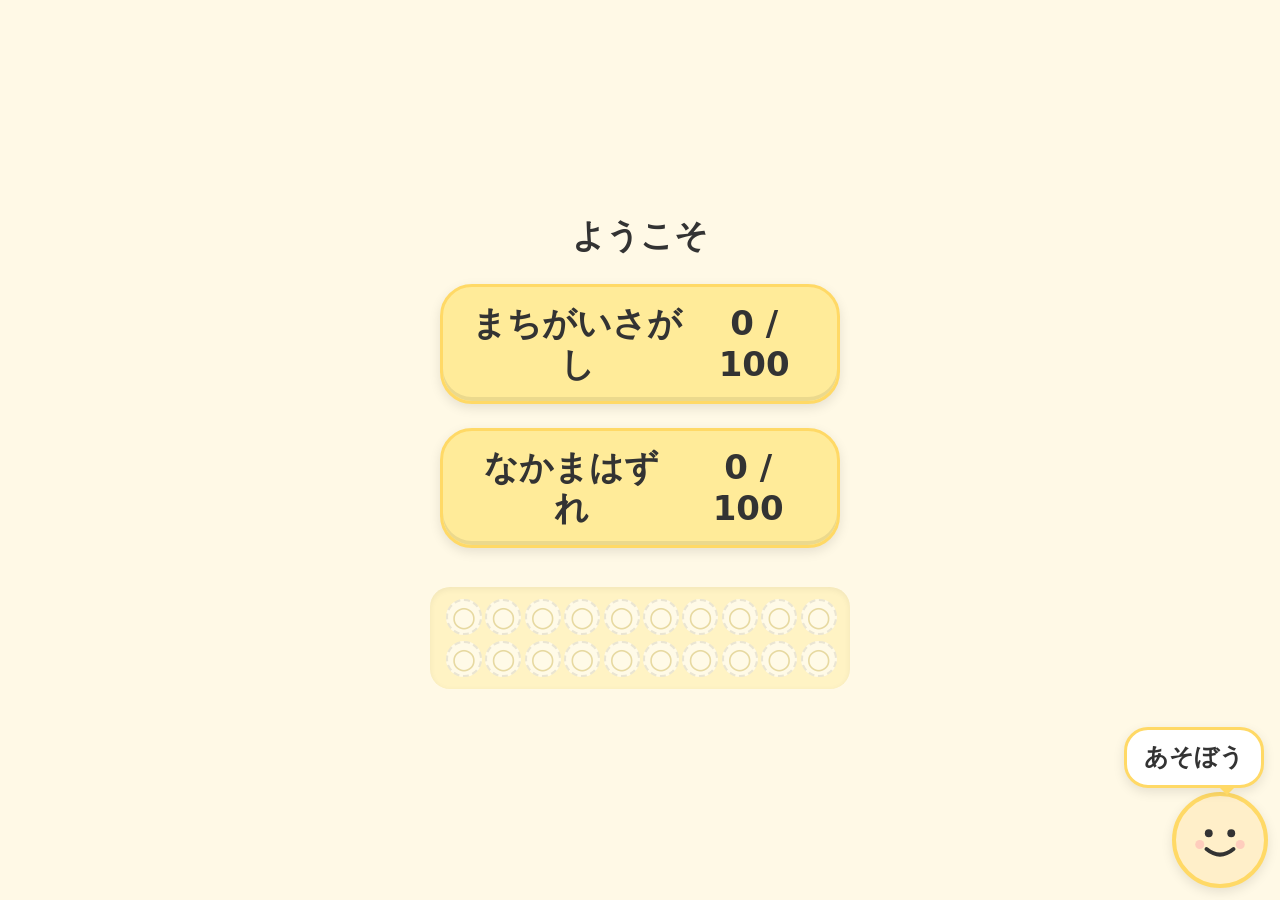
<file: index.html>
<!DOCTYPE html>
<html lang="ja">
<head>
<meta charset="UTF-8">
<meta name="viewport" content="width=device-width, initial-scale=1, minimum-scale=1, maximum-scale=1, viewport-fit=cover, user-scalable=no">
<meta name="apple-mobile-web-app-capable" content="yes">
<meta name="apple-mobile-web-app-status-bar-style" content="black-translucent">
<meta name="apple-mobile-web-app-title" content="まちがいさがし">
<meta name="theme-color" content="#FFEB99">
<link rel="manifest" href="manifest.json">
<link rel="apple-touch-icon" sizes="192x192" href="icons/icon-192.png">
<link rel="apple-touch-icon" sizes="512x512" href="icons/icon-512.png">
<link rel="stylesheet" href="styles.css">
<title>まちがいさがし</title>
<script src="app.js" defer></script>
</head>
<body>

<div id="app">

<section id="home" class="screen active" aria-labelledby="home-title">
  <h1 id="home-title">ようこそ</h1>
  <div class="mode-buttons">
    <button id="btn-mode-a" class="mode-button" type="button">
      <span class="mode-label">まちがいさがし</span>
      <span id="home-badge-a" class="mode-progress" data-mode="a" aria-live="polite">0 / 100</span>
    </button>
    <button id="btn-mode-b" class="mode-button" type="button">
      <span class="mode-label">なかまはずれ</span>
      <span id="home-badge-b" class="mode-progress" data-mode="b" aria-live="polite">0 / 100</span>
    </button>
  </div>
  <div id="sticker-card" class="sticker-card" aria-label="ごほうび シール"></div>
</section>

<section id="problem-a" class="screen" aria-labelledby="problem-a-title">
  <header class="problem-header">
    <button class="back-button" type="button" data-target="home" aria-label="もどる">もどる</button>
    <p class="progress-text" id="progress-a">もんだい 1 / 100</p>
    <p class="found-counter" id="found-a" aria-live="polite">みつけた 0 / 10</p>
  </header>
  <h2 id="problem-a-title" class="visually-hidden">まちがいさがし</h2>
  <div class="images-row">
    <div class="image-pane">
      <svg id="svg-a-left" xmlns="http://www.w3.org/2000/svg" viewBox="0 0 400 400" role="img" aria-label="ひだりのえ"></svg>
    </div>
    <div class="image-pane">
      <svg id="svg-a-right" xmlns="http://www.w3.org/2000/svg" viewBox="0 0 400 400" role="img" aria-label="みぎのえ"></svg>
    </div>
  </div>
</section>

<section id="problem-b" class="screen" aria-labelledby="problem-b-title">
  <header class="problem-header">
    <button class="back-button" type="button" data-target="home" aria-label="もどる">もどる</button>
    <p class="progress-text" id="progress-b">もんだい 1 / 100</p>
  </header>
  <h2 id="problem-b-title" class="visually-hidden">なかまはずれ</h2>
  <div class="images-grid">
    <div class="image-cell"><svg id="svg-b-0" xmlns="http://www.w3.org/2000/svg" viewBox="0 0 400 400" role="img" aria-label="1ばんめ"></svg></div>
    <div class="image-cell"><svg id="svg-b-1" xmlns="http://www.w3.org/2000/svg" viewBox="0 0 400 400" role="img" aria-label="2ばんめ"></svg></div>
    <div class="image-cell"><svg id="svg-b-2" xmlns="http://www.w3.org/2000/svg" viewBox="0 0 400 400" role="img" aria-label="3ばんめ"></svg></div>
    <div class="image-cell"><svg id="svg-b-3" xmlns="http://www.w3.org/2000/svg" viewBox="0 0 400 400" role="img" aria-label="4ばんめ"></svg></div>
    <div class="image-cell"><svg id="svg-b-4" xmlns="http://www.w3.org/2000/svg" viewBox="0 0 400 400" role="img" aria-label="5ばんめ"></svg></div>
  </div>
</section>

<section id="result" class="screen" aria-labelledby="result-title">
  <div class="result__card">
    <h2 id="result-title" class="result__title">クリア</h2>
    <div id="result-stars" class="result__stars" aria-label="ほし"></div>
    <div id="result-stamp" class="result__stamp" aria-hidden="true">よくできました</div>
    <p class="result__message">よく がんばったね</p>
    <div class="result__buttons">
      <button id="btn-result-next" class="primary-button" type="button">つぎへ</button>
      <button id="btn-result-home" class="secondary-button" type="button">ホームに もどる</button>
    </div>
  </div>
</section>

<section id="celebration" class="screen" aria-labelledby="celebration-title">
  <div class="celebration__confetti" id="celebration-confetti" aria-hidden="true"></div>
  <div class="celebration__sparkles" aria-hidden="true">
    <svg class="celebration__sparkle celebration__sparkle--1" viewBox="0 0 24 24"><path d="M12 2 L14 10 L22 12 L14 14 L12 22 L10 14 L2 12 L10 10 Z" fill="#FFD93D"/></svg>
    <svg class="celebration__sparkle celebration__sparkle--2" viewBox="0 0 24 24"><path d="M12 2 L14 10 L22 12 L14 14 L12 22 L10 14 L2 12 L10 10 Z" fill="#FF6B6B"/></svg>
    <svg class="celebration__sparkle celebration__sparkle--3" viewBox="0 0 24 24"><path d="M12 2 L14 10 L22 12 L14 14 L12 22 L10 14 L2 12 L10 10 Z" fill="#88C57B"/></svg>
    <svg class="celebration__sparkle celebration__sparkle--4" viewBox="0 0 24 24"><path d="M12 2 L14 10 L22 12 L14 14 L12 22 L10 14 L2 12 L10 10 Z" fill="#7ED0FF"/></svg>
  </div>
  <div class="celebration__inner">
    <h2 id="celebration-title" class="celebration__title">ぜんぶ できたね！</h2>
    <div class="celebration__stars" id="celebration-stars" aria-label="ほし">
      <span class="celebration__star">★</span>
      <span class="celebration__star">★</span>
      <span class="celebration__star">★</span>
    </div>
    <div class="celebration__mascot" id="celebration-mascot" aria-hidden="true">
      <svg viewBox="0 0 120 120" width="140" height="140">
        <circle cx="60" cy="60" r="54" fill="#FFEFC9" stroke="#FFD966" stroke-width="6"/>
        <circle cx="44" cy="54" r="6" fill="#333"/>
        <circle cx="76" cy="54" r="6" fill="#333"/>
        <path d="M42 74 Q60 90 78 74" stroke="#333" stroke-width="5" fill="none" stroke-linecap="round"/>
        <circle cx="32" cy="68" r="5" fill="#FF9AA2" opacity="0.7"/>
        <circle cx="88" cy="68" r="5" fill="#FF9AA2" opacity="0.7"/>
      </svg>
    </div>
    <p class="celebration__text">よく がんばりました</p>
    <div class="celebration__stamp-summary">
      <p class="celebration__stamp-label">あつめた スタンプ</p>
      <p class="celebration__stamp-count" id="celebration-stamp-count">0</p>
      <div class="celebration__sticker-board sticker-board" id="celebration-sticker-board"></div>
    </div>
    <div class="celebration__buttons">
      <button id="btn-regen" class="primary-button" type="button">あたらしい もんだいを つくる</button>
      <button class="secondary-button" type="button" data-target="home">ホームに もどる</button>
    </div>
  </div>
</section>

</div>

<div id="mascot" class="mascot" data-face="happy">
  <div id="mascot-bubble" class="mascot__bubble" aria-live="polite"></div>
  <svg class="mascot__face mascot__face--happy" viewBox="0 0 64 64" xmlns="http://www.w3.org/2000/svg" aria-hidden="true" focusable="false">
    <circle cx="22" cy="26" r="3.5" fill="#333"/>
    <circle cx="42" cy="26" r="3.5" fill="#333"/>
    <path d="M20 40 Q32 50 44 40" stroke="#333" stroke-width="3.5" stroke-linecap="round" fill="none"/>
    <circle cx="14" cy="36" r="4" fill="#FFB6B6" opacity="0.6"/>
    <circle cx="50" cy="36" r="4" fill="#FFB6B6" opacity="0.6"/>
  </svg>
  <svg class="mascot__face mascot__face--cheer" viewBox="0 0 64 64" xmlns="http://www.w3.org/2000/svg" aria-hidden="true" focusable="false">
    <path d="M16 24 Q22 18 28 24" stroke="#333" stroke-width="3.5" stroke-linecap="round" fill="none"/>
    <path d="M36 24 Q42 18 48 24" stroke="#333" stroke-width="3.5" stroke-linecap="round" fill="none"/>
    <path d="M18 38 Q32 54 46 38 Q32 46 18 38 Z" fill="#FF6B6B" stroke="#333" stroke-width="2.5" stroke-linejoin="round"/>
    <circle cx="14" cy="34" r="4" fill="#FFB6B6" opacity="0.6"/>
    <circle cx="50" cy="34" r="4" fill="#FFB6B6" opacity="0.6"/>
  </svg>
  <svg class="mascot__face mascot__face--think" viewBox="0 0 64 64" xmlns="http://www.w3.org/2000/svg" aria-hidden="true" focusable="false">
    <circle cx="22" cy="26" r="3" fill="#333"/>
    <circle cx="42" cy="26" r="3" fill="#333"/>
    <path d="M20 22 L28 24" stroke="#333" stroke-width="2.5" stroke-linecap="round" fill="none"/>
    <path d="M44 24 L36 22" stroke="#333" stroke-width="2.5" stroke-linecap="round" fill="none"/>
    <path d="M24 42 Q32 38 40 42" stroke="#333" stroke-width="3" stroke-linecap="round" fill="none"/>
  </svg>
</div>

</body>
</html>
</file>
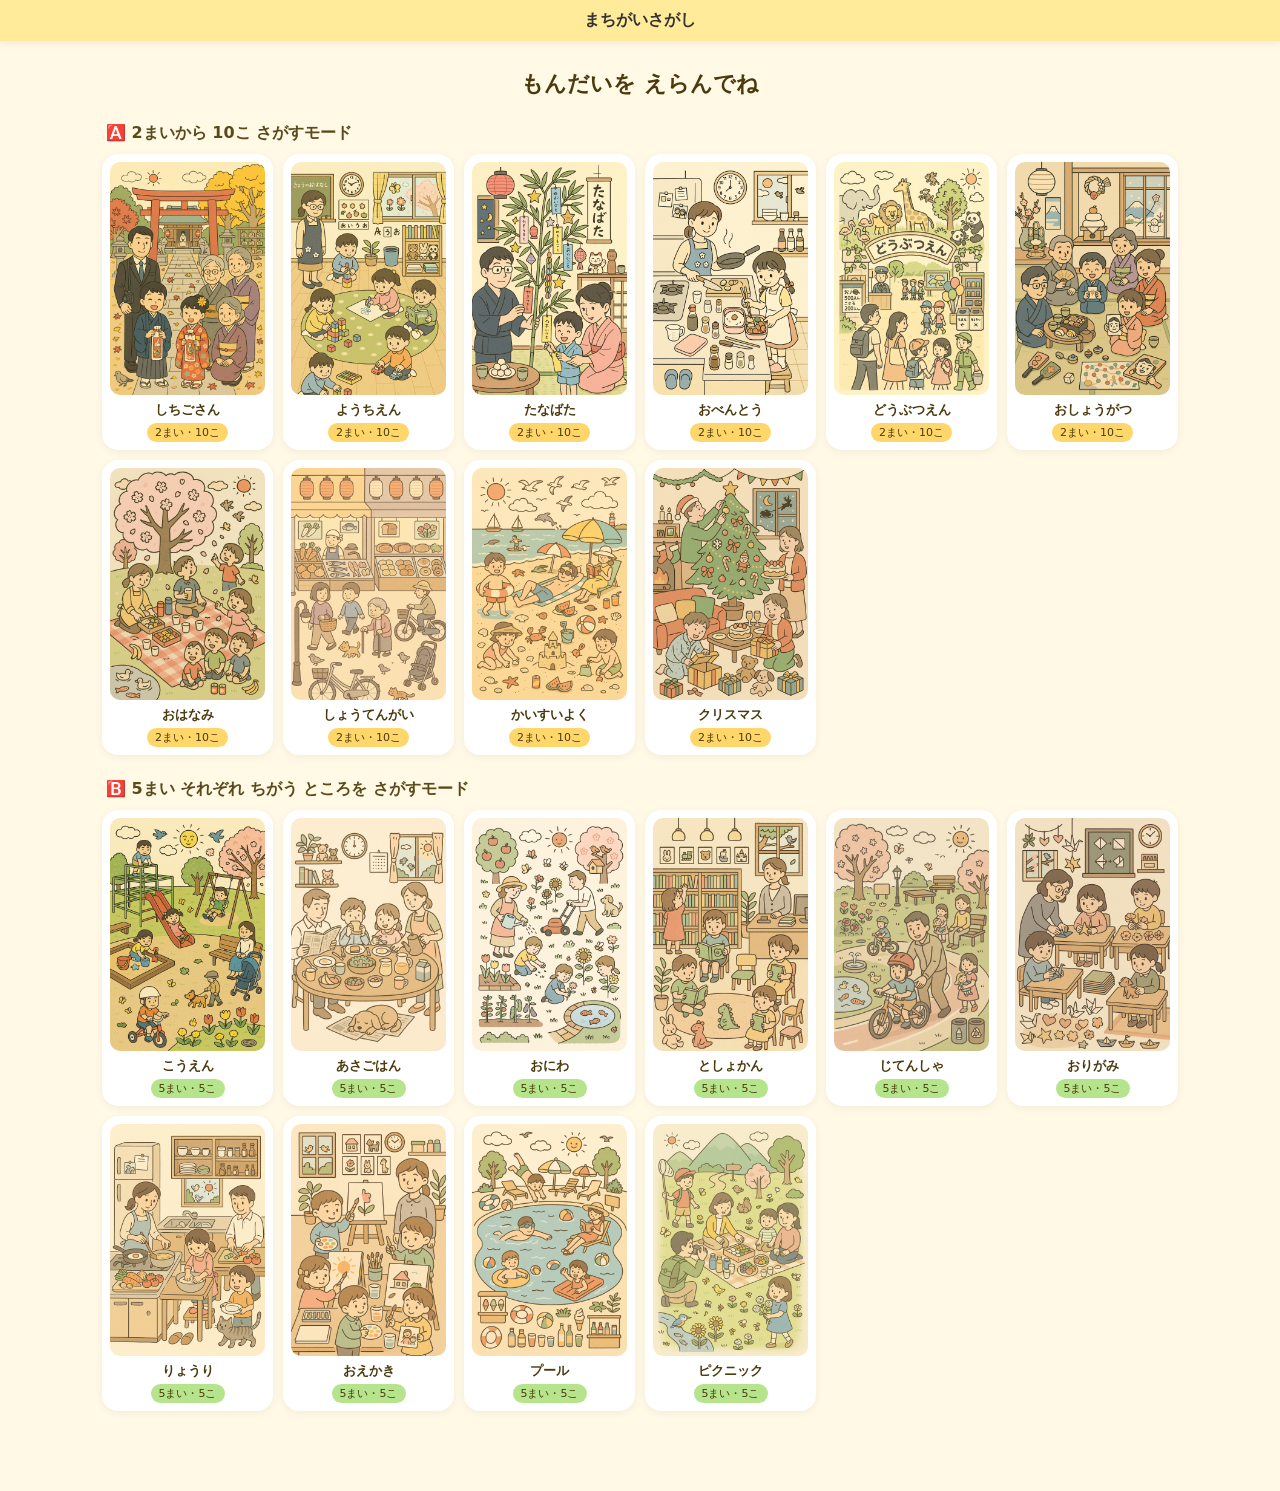
<file: play.html>
<!DOCTYPE html>
<html lang="ja">
<head>
<meta charset="UTF-8">
<meta name="viewport" content="width=device-width, initial-scale=1, viewport-fit=cover, user-scalable=no">
<meta name="apple-mobile-web-app-capable" content="yes">
<meta name="apple-mobile-web-app-status-bar-style" content="black-translucent">
<meta name="apple-mobile-web-app-title" content="まちがいさがし">
<meta name="theme-color" content="#FFEB99">
<title>まちがいさがし v2</title>
<style>
  * { box-sizing: border-box; }
  html, body { margin: 0; padding: 0; background: #FFF9E6; color: #333; font-family: "Hiragino Maru Gothic ProN","Hiragino Kaku Gothic ProN","Yu Gothic","Meiryo",system-ui,sans-serif; -webkit-user-select: none; user-select: none; -webkit-touch-callout: none; overscroll-behavior: none; }
  header { position: sticky; top: 0; background: #FFEB99; padding: 10px 16px; box-shadow: 0 2px 8px rgba(0,0,0,0.08); z-index: 10; padding-top: calc(10px + env(safe-area-inset-top)); display: flex; align-items: center; gap: 12px; }
  .hd-back { background: #fff; border: none; border-radius: 999px; padding: 8px 14px; font-size: 14px; font-weight: 700; color: #4a3a0e; cursor: pointer; touch-action: manipulation; -webkit-tap-highlight-color: transparent; display: none; }
  .hd-back.show { display: block; }
  .hd-title { flex: 1; font-size: 16px; font-weight: 700; text-align: center; }
  .hd-progress { font-size: 14px; background: #fff3c4; border-radius: 999px; padding: 4px 12px; color: #b8530a; font-weight: 700; }
  main { padding: 12px; max-width: 1100px; margin: 0 auto; padding-bottom: 80px; }

  /* HOME */
  #home-section h1 { font-size: 22px; text-align: center; margin: 16px 0 20px; color: #4a3a0e; }
  .section-label { font-size: 16px; font-weight: 700; color: #5a4a1a; margin: 24px 0 10px; padding-left: 4px; }
  .problem-grid { display: grid; grid-template-columns: repeat(auto-fill, minmax(150px, 1fr)); gap: 10px; }
  .problem-card { position: relative; background: #fff; border-radius: 16px; padding: 8px; box-shadow: 0 2px 8px rgba(0,0,0,0.06); cursor: pointer; touch-action: manipulation; }
  .problem-card.cleared { background: #DDF0C8; }
  .problem-card .thumb { width: 100%; aspect-ratio: 2/3; background: #FFF9E6; border-radius: 10px; overflow: hidden; display: flex; align-items: center; justify-content: center; }
  .problem-card .thumb img { width: 100%; height: 100%; object-fit: cover; }
  .problem-card .info { padding: 6px 4px 0; text-align: center; }
  .problem-card .topic { display: block; font-size: 13px; font-weight: 700; color: #4a3a0e; }
  .problem-card .mode-badge { display: inline-block; font-size: 11px; padding: 2px 8px; border-radius: 999px; background: #FFD66A; color: #4a3a0e; margin-top: 4px; }
  .problem-card .mode-badge.B { background: #B5E48C; }
  .problem-card .cleared-mark { position: absolute; top: 6px; right: 6px; background: #6BCB77; color: #fff; border-radius: 50%; width: 24px; height: 24px; font-size: 16px; display: none; align-items: center; justify-content: center; }
  .problem-card.cleared .cleared-mark { display: flex; }
  .empty { text-align: center; color: #888; padding: 40px 20px; }

  /* PLAY common */
  .play-area { display: none; }
  .play-area.active { display: block; }

  /* MODE A */
  .mode-a-row { display: flex; gap: 8px; margin-bottom: 12px; }
  .img-wrap { position: relative; flex: 1; min-width: 0; background: #fff; border-radius: 14px; padding: 4px; box-shadow: 0 2px 8px rgba(0,0,0,0.06); overflow: hidden; }
  .img-wrap canvas { display: block; width: 100%; height: auto; border-radius: 10px; pointer-events: none; }
  .img-wrap .found-svg { position: absolute; top: 4px; left: 4px; width: calc(100% - 8px); height: calc(100% - 8px); pointer-events: none; }
  .img-wrap.tappable { touch-action: manipulation; -webkit-tap-highlight-color: transparent; }

  /* MODE B */
  .mode-b-grid { display: grid; grid-template-columns: repeat(5, 1fr); gap: 6px; margin-bottom: 12px; }
  .mode-b-cell { background: #fff; border-radius: 10px; padding: 3px; box-shadow: 0 1px 4px rgba(0,0,0,0.06); position: relative; touch-action: manipulation; }
  .mode-b-cell.cleared { background: #B5E48C; }
  .mode-b-cell canvas { display: block; width: 100%; height: auto; border-radius: 8px; pointer-events: none; }
  .mode-b-cell .num { position: absolute; top: 4px; left: 4px; background: #FFD66A; color: #4a3a0e; border-radius: 999px; width: 22px; height: 22px; font-size: 12px; font-weight: 700; display: flex; align-items: center; justify-content: center; z-index: 2; }
  .mode-b-cell.cleared .num { background: #6BCB77; color: #fff; }
  .mode-b-cell .check { position: absolute; top: 6px; right: 6px; font-size: 18px; color: #fff; background: #6BCB77; border-radius: 50%; width: 24px; height: 24px; display: none; align-items: center; justify-content: center; z-index: 2; }
  .mode-b-cell.cleared .check { display: flex; }
  @media (max-width: 720px) {
    .mode-b-grid { grid-template-columns: repeat(3, 1fr); }
    .mode-b-cell:nth-child(4) { grid-column: 1 / span 1; }
    .mode-b-cell:nth-child(5) { grid-column: 2 / span 1; }
  }
  @media (max-width: 380px) {
    .mode-b-grid { grid-template-columns: repeat(2, 1fr); }
  }

  /* common popup */
  .bubble { position: fixed; bottom: 20px; left: 50%; transform: translateX(-50%); background: #fff; border: 2px solid #FFD66A; border-radius: 16px; padding: 10px 18px; font-size: 14px; font-weight: 700; color: #4a3a0e; box-shadow: 0 4px 12px rgba(0,0,0,0.1); opacity: 0; transition: opacity 200ms, transform 200ms; pointer-events: none; z-index: 100; }
  .bubble.show { opacity: 1; transform: translateX(-50%) translateY(-4px); }
  .modal { position: fixed; inset: 0; background: rgba(255, 249, 230, 0.94); display: none; align-items: center; justify-content: center; z-index: 200; padding: 24px; }
  .modal.show { display: flex; }
  .modal-card { background: #fff; border-radius: 24px; padding: 28px 24px; max-width: 360px; width: 100%; text-align: center; box-shadow: 0 8px 24px rgba(0,0,0,0.12); }
  .modal-card h2 { margin: 0 0 12px; font-size: 22px; color: #4a3a0e; }
  .modal-card .stars { font-size: 36px; margin: 8px 0; }
  .modal-card button { margin: 8px 4px; padding: 12px 22px; border: none; border-radius: 999px; background: #FFD66A; color: #4a3a0e; font-family: inherit; font-size: 15px; font-weight: 700; cursor: pointer; touch-action: manipulation; }
</style>
</head>
<body>

<header>
  <button class="hd-back" id="hd-back">← ホーム</button>
  <div class="hd-title" id="hd-title">まちがいさがし</div>
  <div class="hd-progress" id="hd-progress" style="display:none">0 / 10</div>
</header>

<main>
  <!-- HOME -->
  <section id="home-section">
    <h1>もんだいを えらんでね</h1>
    <div id="home-list"></div>
  </section>

  <!-- MODE A -->
  <section class="play-area" id="mode-a-section">
    <div class="mode-a-row">
      <div class="img-wrap" id="wrap-a-left">
        <canvas id="canvas-a-left"></canvas>
        <svg class="found-svg" id="svg-a-left" viewBox="0 0 1024 1536" preserveAspectRatio="xMidYMid meet"></svg>
      </div>
      <div class="img-wrap tappable" id="wrap-a-right">
        <canvas id="canvas-a-right"></canvas>
        <svg class="found-svg" id="svg-a-right" viewBox="0 0 1024 1536" preserveAspectRatio="xMidYMid meet"></svg>
      </div>
    </div>
  </section>

  <!-- MODE B -->
  <section class="play-area" id="mode-b-section">
    <div class="mode-b-grid" id="mode-b-grid"></div>
  </section>
</main>

<div class="bubble" id="bubble"></div>

<div class="modal" id="modal">
  <div class="modal-card">
    <h2 id="modal-title">よく できたね！</h2>
    <div class="stars" id="modal-stars">⭐⭐⭐</div>
    <p id="modal-text" style="margin: 12px 0;"></p>
    <button id="modal-next">つぎの もんだい</button>
    <button id="modal-home">ホームへ</button>
  </div>
</div>

<script>
(async () => {
  const IMG_W = 1024, IMG_H = 1536;
  const STORAGE_KEY = 'mchg.cleared.v2';

  // Hiragana topic names
  const TOPIC_LABELS = {
    'shichi-go-san': 'しちごさん',
    'youchien-jiyu-jikan': 'ようちえん',
    'tanabata-kazari': 'たなばた',
    'kitchen-bento': 'おべんとう',
    'doubutsuen-iriguchi': 'どうぶつえん',
    'oshougatsu': 'おしょうがつ',
    'ohanami': 'おはなみ',
    'shoutengai': 'しょうてんがい',
    'kaisuiyoku': 'かいすいよく',
    'christmas-livingroom': 'クリスマス',
    'kouen-asobi': 'こうえん',
    'asa-no-shokutaku': 'あさごはん',
    'oniwa': 'おにわ',
    'toshokan': 'としょかん',
    'jitensha': 'じてんしゃ',
    'origami': 'おりがみ',
    'ryouri-otetsudai': 'りょうり',
    'oekaki-jikan': 'おえかき',
    'pool': 'プール',
    'picnic': 'ピクニック',
  };

  // Load progress
  let cleared = new Set();
  try { cleared = new Set(JSON.parse(localStorage.getItem(STORAGE_KEY) || '[]')); } catch(e){}
  function saveCleared() { localStorage.setItem(STORAGE_KEY, JSON.stringify([...cleared])); }

  // Load problem index
  let allProblems = [];
  try {
    allProblems = (await fetch('data/problems/index.json').then(r => r.json())).problems || [];
  } catch (e) {
    console.error('index load fail', e);
    document.getElementById('home-list').innerHTML = '<p class="empty">もんだいが まだ ないよ</p>';
    return;
  }

  // Render home
  function renderHome() {
    const homeList = document.getElementById('home-list');
    const modeA = allProblems.filter(p => p.mode === 'A');
    const modeB = allProblems.filter(p => p.mode === 'B');
    let html = '';
    if (modeA.length) {
      html += '<div class="section-label">🅰️ 2まいから 10こ さがすモード</div>';
      html += '<div class="problem-grid">';
      modeA.forEach(p => html += problemCard(p));
      html += '</div>';
    }
    if (modeB.length) {
      html += '<div class="section-label">🅱️ 5まい それぞれ ちがう ところを さがすモード</div>';
      html += '<div class="problem-grid">';
      modeB.forEach(p => html += problemCard(p));
      html += '</div>';
    }
    homeList.innerHTML = html;
    homeList.querySelectorAll('.problem-card').forEach(card => {
      card.addEventListener('pointerdown', () => loadProblem(card.dataset.id));
    });
  }

  function problemCard(p) {
    const isCleared = cleared.has(p.id);
    const label = TOPIC_LABELS[p.topic] || p.topic;
    return `<div class="problem-card ${isCleared ? 'cleared' : ''}" data-id="${p.id}">
      <div class="thumb"><img loading="lazy" src="data/problems/${p.id}/base.png" alt="${label}"></div>
      <div class="info">
        <span class="topic">${label}</span>
        <span class="mode-badge ${p.mode}">${p.mode === 'A' ? '2まい・10こ' : '5まい・5こ'}</span>
      </div>
      <span class="cleared-mark">✓</span>
    </div>`;
  }

  // ============== Drawing primitives (copied from test-playable) ==============
  const LINE_COLOR = '#3a2d1a';

  function drawOverlay(ctx, ov, baseImg) {
    const [x, y, w, h] = ov.hitbox;
    const cx = x + w/2, cy = y + h/2;
    if (ov.kind === 'shape-add') {
      const shape = ov.params.shape;
      const color = ov.params.color;
      const size = ov.params.size;
      if (shape === 'flower') drawFlower(ctx, cx, cy, size, color);
      else if (shape === 'butterfly') drawButterfly(ctx, cx, cy, size, color);
      else if (shape === 'bird') drawBird(ctx, cx, cy, size, color);
      else if (shape === 'lantern') drawLantern(ctx, cx, cy, size, color);
      else if (shape === 'mushroom') drawMushroom(ctx, cx, cy, size, color);
      else if (shape === 'leaf-maple') drawMapleLeaf(ctx, cx, cy, size, color);
      else if (shape === 'leaf-ginkgo') drawGinkgoLeaf(ctx, cx, cy, size, color);
      else if (shape === 'acorn') drawAcorn(ctx, cx, cy, size, color);
      else if (shape === 'cloud') drawCloud(ctx, cx, cy, size, color);
    }
  }

  function drawFlower(ctx, cx, cy, size, color) {
    const r = size * 0.18, dist = size * 0.28;
    ctx.strokeStyle = LINE_COLOR; ctx.lineWidth = 2;
    for (let i = 0; i < 5; i++) {
      const a = i * 2*Math.PI/5 - Math.PI/2;
      const px = cx + Math.cos(a) * dist;
      const py = cy + Math.sin(a) * dist;
      ctx.fillStyle = color;
      ctx.beginPath(); ctx.arc(px, py, r, 0, 2*Math.PI); ctx.fill(); ctx.stroke();
    }
    ctx.fillStyle = '#FFD93D';
    ctx.beginPath(); ctx.arc(cx, cy, size*0.16, 0, 2*Math.PI); ctx.fill(); ctx.stroke();
  }

  function drawButterfly(ctx, cx, cy, size, color) {
    ctx.fillStyle = color;
    ctx.strokeStyle = LINE_COLOR; ctx.lineWidth = 2;
    ctx.beginPath(); ctx.ellipse(cx - size*0.22, cy, size*0.28, size*0.38, -0.35, 0, 2*Math.PI); ctx.fill(); ctx.stroke();
    ctx.beginPath(); ctx.ellipse(cx + size*0.22, cy, size*0.28, size*0.38, 0.35, 0, 2*Math.PI); ctx.fill(); ctx.stroke();
    ctx.fillStyle = LINE_COLOR;
    ctx.beginPath(); ctx.ellipse(cx, cy, size*0.06, size*0.34, 0, 0, 2*Math.PI); ctx.fill();
  }

  function drawBird(ctx, cx, cy, size, color) {
    ctx.fillStyle = color; ctx.strokeStyle = LINE_COLOR; ctx.lineWidth = 2;
    ctx.beginPath(); ctx.ellipse(cx, cy, size*0.35, size*0.22, 0, 0, 2*Math.PI); ctx.fill(); ctx.stroke();
    ctx.beginPath();
    ctx.moveTo(cx - size*0.15, cy - size*0.1);
    ctx.quadraticCurveTo(cx, cy - size*0.4, cx + size*0.2, cy - size*0.1);
    ctx.quadraticCurveTo(cx, cy, cx - size*0.15, cy - size*0.1);
    ctx.fill(); ctx.stroke();
    ctx.fillStyle = '#FFA63D';
    ctx.beginPath();
    ctx.moveTo(cx + size*0.32, cy - size*0.04);
    ctx.lineTo(cx + size*0.46, cy);
    ctx.lineTo(cx + size*0.32, cy + size*0.04);
    ctx.closePath(); ctx.fill(); ctx.stroke();
    ctx.fillStyle = LINE_COLOR;
    ctx.beginPath(); ctx.arc(cx + size*0.18, cy - size*0.04, size*0.04, 0, 2*Math.PI); ctx.fill();
  }

  function drawLantern(ctx, cx, cy, size, color) {
    ctx.fillStyle = color; ctx.strokeStyle = LINE_COLOR; ctx.lineWidth = 2;
    const w = size * 0.5, h = size * 0.7;
    ctx.beginPath(); ctx.ellipse(cx, cy, w/2, h/2, 0, 0, 2*Math.PI); ctx.fill(); ctx.stroke();
    ctx.fillStyle = LINE_COLOR;
    ctx.fillRect(cx - w*0.4, cy - h*0.55, w*0.8, h*0.08);
    ctx.fillRect(cx - w*0.4, cy + h*0.47, w*0.8, h*0.08);
  }

  function drawMushroom(ctx, cx, cy, size, color) {
    ctx.strokeStyle = LINE_COLOR; ctx.lineWidth = 2;
    ctx.fillStyle = color;
    ctx.beginPath();
    ctx.arc(cx, cy - size*0.05, size*0.4, Math.PI, 0);
    ctx.lineTo(cx + size*0.4, cy + size*0.05);
    ctx.lineTo(cx - size*0.4, cy + size*0.05);
    ctx.closePath(); ctx.fill(); ctx.stroke();
    ctx.fillStyle = '#FFF9E6';
    ctx.beginPath(); ctx.arc(cx - size*0.18, cy - size*0.05, size*0.07, 0, 2*Math.PI); ctx.fill();
    ctx.beginPath(); ctx.arc(cx + size*0.15, cy - size*0.15, size*0.06, 0, 2*Math.PI); ctx.fill();
    ctx.fillStyle = '#FBE8C6';
    ctx.beginPath();
    ctx.rect(cx - size*0.18, cy + size*0.05, size*0.36, size*0.3);
    ctx.fill(); ctx.stroke();
  }

  function drawMapleLeaf(ctx, cx, cy, size, color) {
    ctx.fillStyle = color; ctx.strokeStyle = LINE_COLOR; ctx.lineWidth = 2;
    ctx.save(); ctx.translate(cx, cy);
    const r = size * 0.5;
    ctx.beginPath();
    for (let i = 0; i < 5; i++) {
      const a = i * (2*Math.PI/5) - Math.PI/2;
      const x1 = Math.cos(a) * r;
      const y1 = Math.sin(a) * r;
      const a2 = a + Math.PI/5;
      const x2 = Math.cos(a2) * r * 0.42;
      const y2 = Math.sin(a2) * r * 0.42;
      if (i === 0) ctx.moveTo(x1, y1); else ctx.lineTo(x1, y1);
      ctx.lineTo(x2, y2);
    }
    ctx.closePath(); ctx.fill(); ctx.stroke();
    ctx.beginPath(); ctx.moveTo(0, r * 0.4); ctx.lineTo(0, r * 0.95); ctx.stroke();
    ctx.restore();
  }

  function drawGinkgoLeaf(ctx, cx, cy, size, color) {
    ctx.fillStyle = color; ctx.strokeStyle = LINE_COLOR; ctx.lineWidth = 2;
    ctx.save(); ctx.translate(cx, cy);
    ctx.beginPath();
    ctx.moveTo(0, size*0.35);
    ctx.quadraticCurveTo(-size*0.5, -size*0.15, -size*0.3, -size*0.35);
    ctx.quadraticCurveTo(-size*0.1, -size*0.25, 0, -size*0.3);
    ctx.quadraticCurveTo(size*0.1, -size*0.25, size*0.3, -size*0.35);
    ctx.quadraticCurveTo(size*0.5, -size*0.15, 0, size*0.35);
    ctx.fill(); ctx.stroke();
    ctx.beginPath(); ctx.moveTo(0, size*0.35); ctx.lineTo(0, size*0.55); ctx.stroke();
    ctx.restore();
  }

  function drawAcorn(ctx, cx, cy, size, color) {
    ctx.strokeStyle = LINE_COLOR; ctx.lineWidth = 2;
    ctx.fillStyle = color;
    ctx.beginPath(); ctx.ellipse(cx, cy + size*0.05, size*0.25, size*0.32, 0, 0, 2*Math.PI); ctx.fill(); ctx.stroke();
    ctx.fillStyle = '#6B5544';
    ctx.beginPath(); ctx.arc(cx, cy - size*0.2, size*0.28, Math.PI, 0);
    ctx.lineTo(cx + size*0.28, cy - size*0.15);
    ctx.lineTo(cx - size*0.28, cy - size*0.15);
    ctx.closePath(); ctx.fill(); ctx.stroke();
    ctx.beginPath(); ctx.moveTo(cx, cy - size*0.4); ctx.lineTo(cx, cy - size*0.5); ctx.stroke();
  }

  function drawCloud(ctx, cx, cy, size, color) {
    ctx.fillStyle = color; ctx.strokeStyle = LINE_COLOR; ctx.lineWidth = 2;
    ctx.beginPath();
    ctx.arc(cx - size*0.25, cy + size*0.05, size*0.22, 0, 2*Math.PI);
    ctx.arc(cx, cy - size*0.05, size*0.28, 0, 2*Math.PI);
    ctx.arc(cx + size*0.25, cy + size*0.05, size*0.22, 0, 2*Math.PI);
    ctx.arc(cx + size*0.05, cy + size*0.18, size*0.20, 0, 2*Math.PI);
    ctx.arc(cx - size*0.1, cy + size*0.18, size*0.18, 0, 2*Math.PI);
    ctx.fill(); ctx.stroke();
  }

  // ============== Problem loading ==============
  let currentProblem = null;
  let modeAState = null, modeBState = null;
  let currentBaseImg = null;

  async function loadProblem(id) {
    const p = allProblems.find(x => x.id === id);
    if (!p) return;
    try {
      const [data, img] = await Promise.all([
        fetch(`data/problems/${id}/overlays.json`).then(r => r.json()),
        loadImg(`data/problems/${id}/base.png`),
      ]);
      currentProblem = data;
      currentBaseImg = img;
      if (data.mode === 'A') startModeA(data, img);
      else startModeB(data, img);
    } catch (e) {
      console.error('load fail', e);
      alert('もんだいを よみこめませんでした');
    }
  }

  function loadImg(src) {
    return new Promise(res => { const im = new Image(); im.onload = () => res(im); im.src = src; });
  }

  // ============== Mode A ==============
  function startModeA(data, baseImg) {
    modeAState = { overlays: data.overlays, found: new Set() };
    const left = document.getElementById('canvas-a-left');
    const right = document.getElementById('canvas-a-right');
    left.width = IMG_W; left.height = IMG_H;
    right.width = IMG_W; right.height = IMG_H;
    left.getContext('2d').drawImage(baseImg, 0, 0, IMG_W, IMG_H);
    const rctx = right.getContext('2d');
    rctx.drawImage(baseImg, 0, 0, IMG_W, IMG_H);
    data.overlays.forEach(ov => drawOverlay(rctx, ov, baseImg));
    // clear found indicators
    document.getElementById('svg-a-left').innerHTML = '';
    document.getElementById('svg-a-right').innerHTML = '';
    showScreen('mode-a');
    document.getElementById('hd-title').textContent = (TOPIC_LABELS[data.topic] || data.topic);
    updateProgressA();
  }

  function hookModeA() {
    const HIT_TOL = 30;
    document.getElementById('wrap-a-right').addEventListener('pointerdown', (ev) => {
      if (!modeAState) return;
      ev.preventDefault();
      const canvas = document.getElementById('canvas-a-right');
      const rect = canvas.getBoundingClientRect();
      const cx = ev.clientX - rect.left;
      const cy = ev.clientY - rect.top;
      const sx = (cx / rect.width) * IMG_W;
      const sy = (cy / rect.height) * IMG_H;
      for (let i = 0; i < modeAState.overlays.length; i++) {
        if (modeAState.found.has(i)) continue;
        const [bx, by, bw, bh] = modeAState.overlays[i].hitbox;
        if (sx >= bx - HIT_TOL && sx <= bx + bw + HIT_TOL
            && sy >= by - HIT_TOL && sy <= by + bh + HIT_TOL) {
          markFoundA(i);
          return;
        }
      }
      showBubble('もういちど みてみよう');
    });
  }

  function markFoundA(idx) {
    modeAState.found.add(idx);
    const [bx, by, bw, bh] = modeAState.overlays[idx].hitbox;
    const r = Math.max(bw, bh) / 2 + 16;
    drawFoundCircle('svg-a-left', bx+bw/2, by+bh/2, r);
    drawFoundCircle('svg-a-right', bx+bw/2, by+bh/2, r);
    showBubble('みつけたね！');
    updateProgressA();
    if (modeAState.found.size >= modeAState.overlays.length) setTimeout(() => completeProblem(), 600);
  }

  function drawFoundCircle(svgId, cx, cy, r) {
    const svg = document.getElementById(svgId);
    const c = document.createElementNS('http://www.w3.org/2000/svg', 'circle');
    c.setAttribute('cx', cx); c.setAttribute('cy', cy); c.setAttribute('r', r);
    c.setAttribute('fill', 'none'); c.setAttribute('stroke', '#FF6B6B');
    c.setAttribute('stroke-width', 8); c.setAttribute('opacity', '0.9');
    svg.appendChild(c);
  }

  function updateProgressA() {
    const el = document.getElementById('hd-progress');
    el.style.display = 'block';
    el.textContent = modeAState.found.size + ' / ' + modeAState.overlays.length;
  }

  // ============== Mode B ==============
  function startModeB(data, baseImg) {
    modeBState = { overlays: data.variants, cleared: new Set() };
    const grid = document.getElementById('mode-b-grid');
    grid.innerHTML = '';
    data.variants.forEach((ov, idx) => {
      const cell = document.createElement('div');
      cell.className = 'mode-b-cell';
      cell.dataset.idx = idx;
      cell.innerHTML = `<div class="num">${idx+1}</div><div class="check">✓</div>`;
      const canvas = document.createElement('canvas');
      canvas.width = IMG_W; canvas.height = IMG_H;
      cell.appendChild(canvas);
      const ctx = canvas.getContext('2d');
      ctx.drawImage(baseImg, 0, 0, IMG_W, IMG_H);
      drawOverlay(ctx, ov, baseImg);
      cell.addEventListener('pointerdown', (ev) => onTapB(ev, idx, canvas));
      grid.appendChild(cell);
    });
    showScreen('mode-b');
    document.getElementById('hd-title').textContent = (TOPIC_LABELS[data.topic] || data.topic);
    updateProgressB();
  }

  function onTapB(ev, idx, canvas) {
    if (!modeBState) return;
    ev.preventDefault();
    if (modeBState.cleared.has(idx)) return;
    const rect = canvas.getBoundingClientRect();
    const cx = ev.clientX - rect.left;
    const cy = ev.clientY - rect.top;
    const sx = (cx / rect.width) * IMG_W;
    const sy = (cy / rect.height) * IMG_H;
    const HIT_TOL = 50;
    const ov = modeBState.overlays[idx];
    const [bx, by, bw, bh] = ov.hitbox;
    if (sx >= bx - HIT_TOL && sx <= bx + bw + HIT_TOL
        && sy >= by - HIT_TOL && sy <= by + bh + HIT_TOL) {
      modeBState.cleared.add(idx);
      const cell = document.querySelector(`.mode-b-cell[data-idx="${idx}"]`);
      cell.classList.add('cleared');
      showBubble('せいかい！');
      updateProgressB();
      if (modeBState.cleared.size >= modeBState.overlays.length) setTimeout(() => completeProblem(), 600);
    } else {
      showBubble('ちがう ばしょ かな');
    }
  }

  function updateProgressB() {
    const el = document.getElementById('hd-progress');
    el.style.display = 'block';
    el.textContent = modeBState.cleared.size + ' / ' + modeBState.overlays.length;
  }

  // ============== Completion ==============
  function completeProblem() {
    if (!currentProblem) return;
    cleared.add(currentProblem.id);
    saveCleared();
    const m = document.getElementById('modal');
    document.getElementById('modal-title').textContent = 'よく できたね！';
    document.getElementById('modal-stars').textContent = '⭐⭐⭐';
    document.getElementById('modal-text').textContent =
      currentProblem.mode === 'A' ? '10こ ぜんぶ みつけたよ' : '5まい ぜんぶ みつけたよ';
    m.classList.add('show');
  }

  // ============== UI ==============
  let bubbleTimer = null;
  function showBubble(text) {
    const b = document.getElementById('bubble');
    b.textContent = text; b.classList.add('show');
    clearTimeout(bubbleTimer);
    bubbleTimer = setTimeout(() => b.classList.remove('show'), 1200);
  }

  function showScreen(id) {
    document.querySelectorAll('.play-area, #home-section').forEach(s => {
      s.classList.remove('active');
      s.style.display = 'none';
    });
    if (id === 'home') {
      document.getElementById('home-section').style.display = '';
      document.getElementById('hd-back').classList.remove('show');
      document.getElementById('hd-title').textContent = 'まちがいさがし';
      document.getElementById('hd-progress').style.display = 'none';
      modeAState = null; modeBState = null;
      renderHome();
    } else {
      document.getElementById(id + '-section').style.display = 'block';
      document.getElementById(id + '-section').classList.add('active');
      document.getElementById('hd-back').classList.add('show');
    }
  }

  function goToNextProblem() {
    if (!currentProblem) return;
    const idx = allProblems.findIndex(p => p.id === currentProblem.id);
    const next = allProblems[idx + 1];
    if (next) loadProblem(next.id);
    else showScreen('home');
  }

  document.getElementById('hd-back').addEventListener('pointerdown', () => {
    document.getElementById('modal').classList.remove('show');
    showScreen('home');
  });
  document.getElementById('modal-next').addEventListener('pointerdown', () => {
    document.getElementById('modal').classList.remove('show');
    goToNextProblem();
  });
  document.getElementById('modal-home').addEventListener('pointerdown', () => {
    document.getElementById('modal').classList.remove('show');
    showScreen('home');
  });

  // Init
  hookModeA();
  renderHome();
  showScreen('home');
})();
</script>
</body>
</html>
</file>
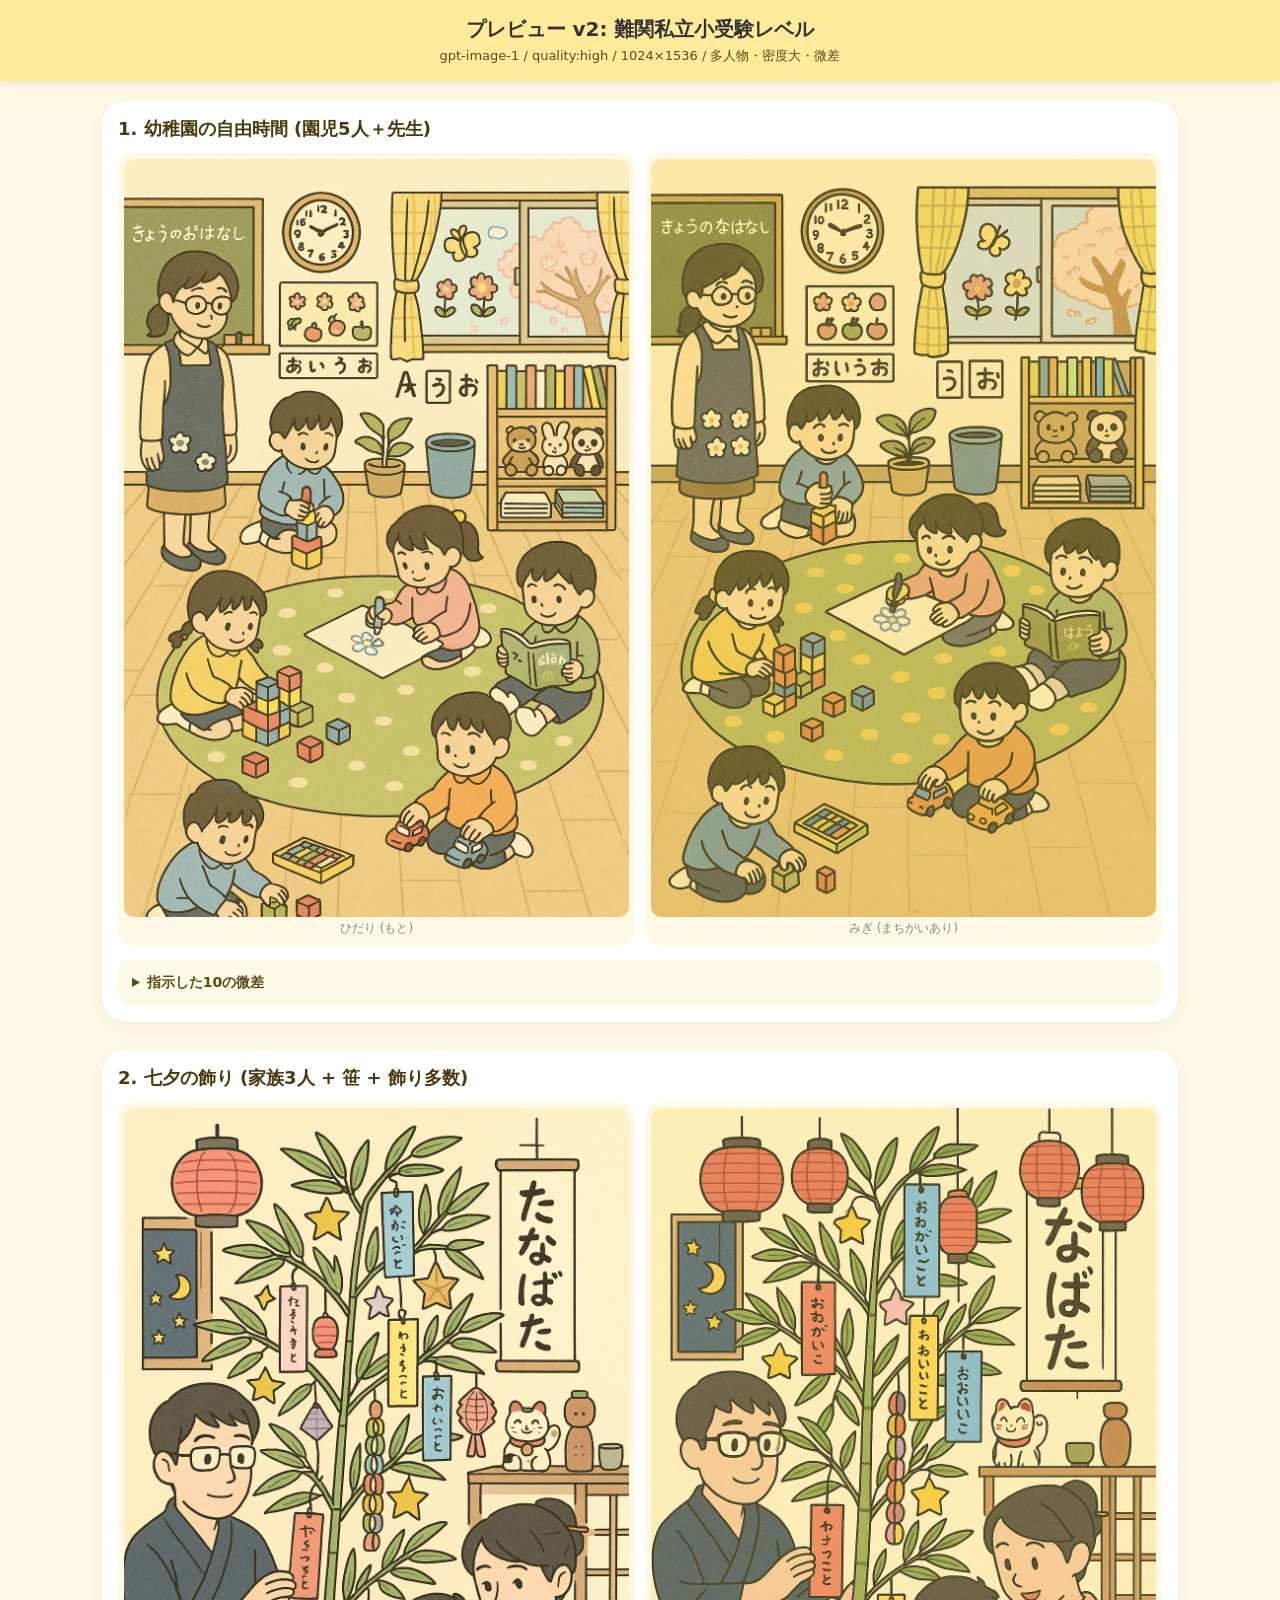
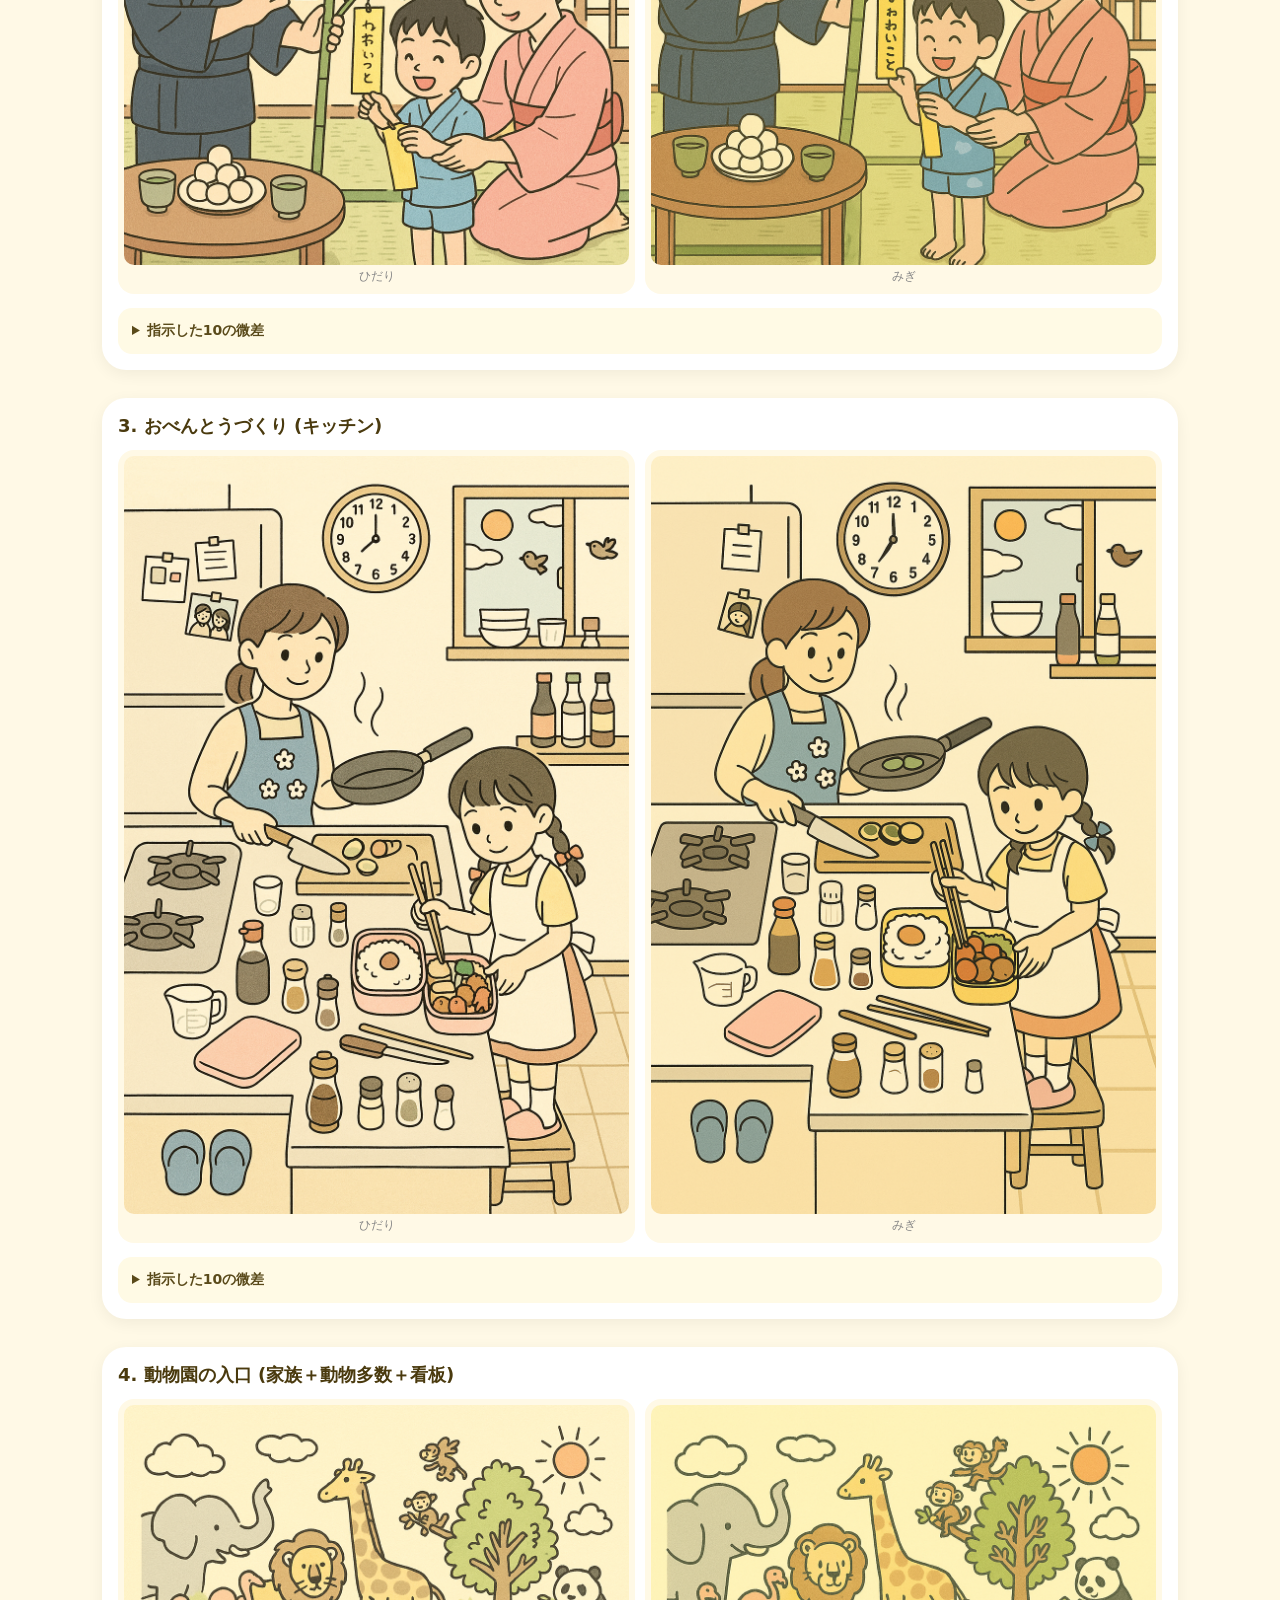
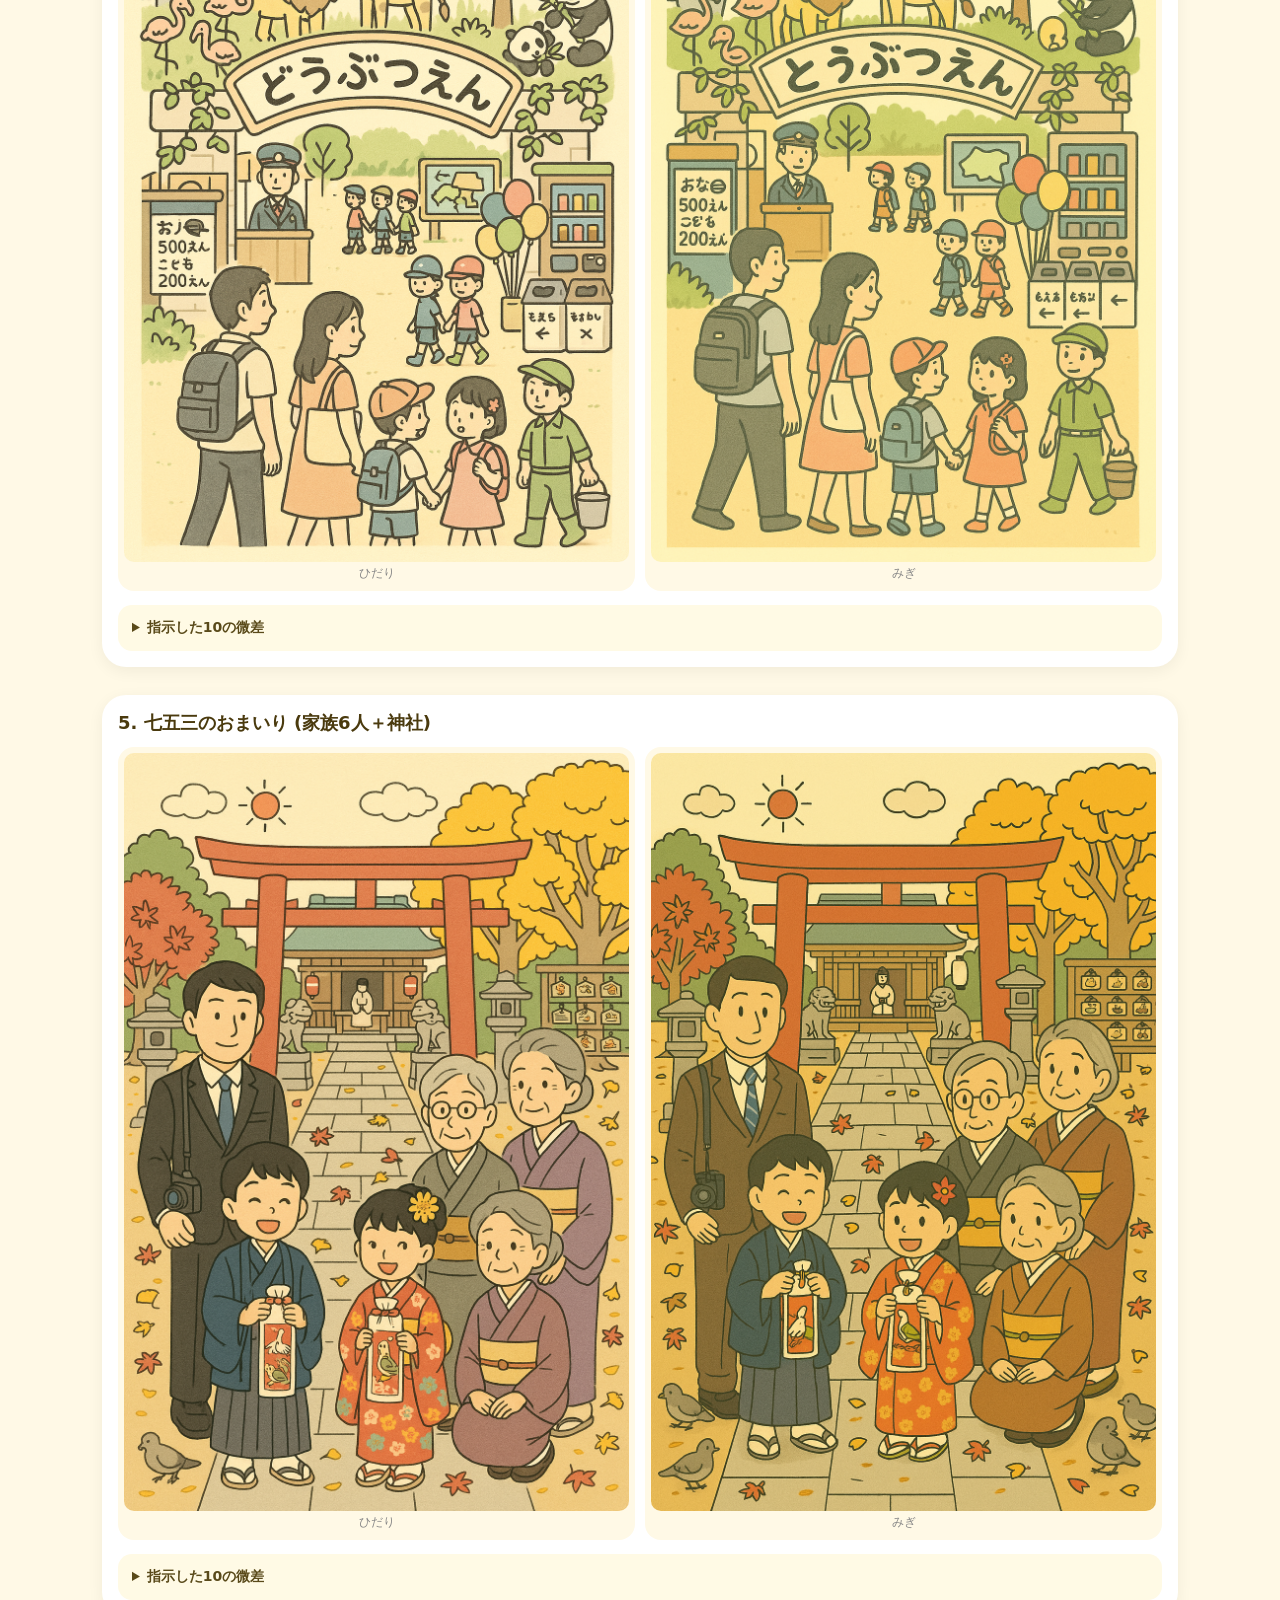
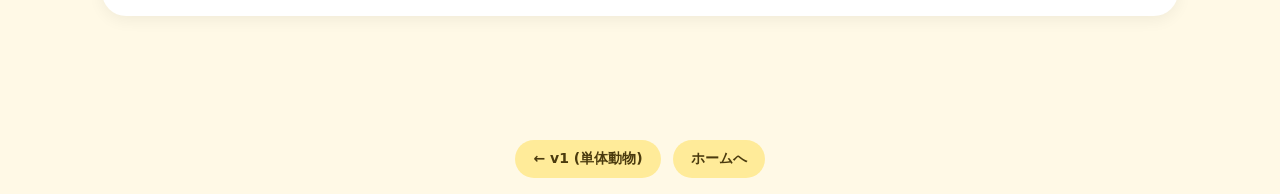
<file: preview-v2.html>
<!DOCTYPE html>
<html lang="ja">
<head>
<meta charset="UTF-8">
<meta name="viewport" content="width=device-width, initial-scale=1, viewport-fit=cover">
<title>プレビュー v2: 難関校レベル (5問テスト)</title>
<style>
  * { box-sizing: border-box; }
  html, body { margin: 0; padding: 0; background: #FFF9E6; color: #333; font-family: "Hiragino Maru Gothic ProN","Hiragino Kaku Gothic ProN","Yu Gothic","Meiryo",system-ui,sans-serif; }
  header { position: sticky; top: 0; background: #FFEB99; padding: 16px; text-align: center; box-shadow: 0 2px 8px rgba(0,0,0,0.08); z-index: 10; }
  h1 { margin: 0; font-size: 20px; }
  .sub { font-size: 13px; color: #5a4a1a; margin-top: 4px; }
  main { padding: 20px 12px 80px; max-width: 1100px; margin: 0 auto; }
  .problem { background: #fff; border-radius: 24px; padding: 16px; margin-bottom: 28px; box-shadow: 0 4px 16px rgba(0,0,0,0.06); }
  .problem h2 { margin: 0 0 12px; font-size: 18px; color: #4a3a0e; }
  .pair { display: grid; grid-template-columns: 1fr 1fr; gap: 10px; margin-bottom: 14px; }
  .pair > div { background: #FFF9E6; border-radius: 16px; padding: 6px; }
  .pair img { display: block; width: 100%; height: auto; border-radius: 10px; }
  .pair .label { font-size: 12px; color: #888; text-align: center; padding: 3px 0; }
  .diffs { background: #FFFAE5; border-radius: 14px; padding: 10px 14px; font-size: 13px; color: #5a4a1a; }
  .diffs summary { cursor: pointer; font-weight: 700; font-size: 14px; padding: 4px 0; }
  .diffs ol { margin: 6px 0 0; padding-left: 22px; }
  .diffs li { padding: 1px 0; }
  .nav { display: flex; gap: 12px; justify-content: center; padding: 16px; flex-wrap: wrap; }
  .nav a { padding: 10px 18px; background: #FFEB99; border-radius: 999px; text-decoration: none; color: #4a3a0e; font-weight: 700; font-size: 14px; }
  @media (max-width: 480px) {
    .pair { grid-template-columns: 1fr; }
  }
</style>
</head>
<body>
<header>
  <h1>プレビュー v2: 難関私立小受験レベル</h1>
  <div class="sub">gpt-image-1 / quality:high / 1024×1536 / 多人物・密度大・微差</div>
</header>
<main>

<div class="problem">
  <h2>1. 幼稚園の自由時間 (園児5人＋先生)</h2>
  <div class="pair">
    <div><img src="data/test-v2/youchien-jiyu-jikan-base.png" alt="幼稚園 base"><div class="label">ひだり (もと)</div></div>
    <div><img src="data/test-v2/youchien-jiyu-jikan-variant.png" alt="幼稚園 variant"><div class="label">みぎ (まちがいあり)</div></div>
  </div>
  <details class="diffs">
    <summary>指示した10の微差</summary>
    <ol>
      <li>中央の女の子のリボンを黄色→赤</li>
      <li>積み木の数 7→6個</li>
      <li>時計の長針 15分→20分</li>
      <li>クレヨンの本数 12→11本</li>
      <li>名前カードの「あ」→「お」</li>
      <li>黒板「きょうのおはなし」→「きょうのなはなし」</li>
      <li>先生のエプロンの花柄 3→4個</li>
      <li>掲示のチョウチョ 3→2匹</li>
      <li>ミニカーを左右逆向き</li>
      <li>ラグの水玉 白→黄</li>
    </ol>
  </details>
</div>

<div class="problem">
  <h2>2. 七夕の飾り (家族3人 + 笹 + 飾り多数)</h2>
  <div class="pair">
    <div><img src="data/test-v2/tanabata-kazari-base.png" alt="七夕 base"><div class="label">ひだり</div></div>
    <div><img src="data/test-v2/tanabata-kazari-variant.png" alt="七夕 variant"><div class="label">みぎ</div></div>
  </div>
  <details class="diffs">
    <summary>指示した10の微差</summary>
    <ol>
      <li>青い短冊 2→1枚</li>
      <li>父のメガネ 丸→四角</li>
      <li>お団子 6→5個</li>
      <li>夜空の星 7→6個</li>
      <li>輪つなぎ 7色→6色</li>
      <li>招き猫の挙げる手 左→右</li>
      <li>コケシ 2→1体</li>
      <li>男の子の甚平に雲マーク1つ追加</li>
      <li>ちょうちん 2→3個</li>
      <li>書道作品「た」→「な」</li>
    </ol>
  </details>
</div>

<div class="problem">
  <h2>3. おべんとうづくり (キッチン)</h2>
  <div class="pair">
    <div><img src="data/test-v2/kitchen-bento-base.png" alt="bento base"><div class="label">ひだり</div></div>
    <div><img src="data/test-v2/kitchen-bento-variant.png" alt="bento variant"><div class="label">みぎ</div></div>
  </div>
  <details class="diffs">
    <summary>指示した10の微差</summary>
    <ol>
      <li>唐揚げ 4→3個</li>
      <li>ミニトマト 2→3個</li>
      <li>たこさんウインナー 2→1個</li>
      <li>お弁当箱 ピンク→黄色</li>
      <li>女の子の片方のリボン 赤→青</li>
      <li>時計 7:30→7:45</li>
      <li>冷蔵庫のメモ 3→2枚</li>
      <li>きゅうり 3→4切れ</li>
      <li>調味料瓶 3→2本</li>
      <li>小鳥 2→1羽</li>
    </ol>
  </details>
</div>

<div class="problem">
  <h2>4. 動物園の入口 (家族＋動物多数＋看板)</h2>
  <div class="pair">
    <div><img src="data/test-v2/doubutsuen-iriguchi-base.png" alt="zoo base"><div class="label">ひだり</div></div>
    <div><img src="data/test-v2/doubutsuen-iriguchi-variant.png" alt="zoo variant"><div class="label">みぎ</div></div>
  </div>
  <details class="diffs">
    <summary>指示した10の微差</summary>
    <ol>
      <li>看板「どうぶつえん」→「とうぶつえん」</li>
      <li>子供の帽子 緑→黄色</li>
      <li>パンダ 2→1頭</li>
      <li>風船 7→6個</li>
      <li>女の子のヘアピン 2→1個</li>
      <li>自販機のジュース 6→5本</li>
      <li>サル 3→4匹</li>
      <li>看板の矢印 5→4本</li>
      <li>フラミンゴ 5→4羽</li>
      <li>ゴミ箱 2→3個</li>
    </ol>
  </details>
</div>

<div class="problem">
  <h2>5. 七五三のおまいり (家族6人＋神社)</h2>
  <div class="pair">
    <div><img src="data/test-v2/shichi-go-san-base.png" alt="753 base"><div class="label">ひだり</div></div>
    <div><img src="data/test-v2/shichi-go-san-variant.png" alt="753 variant"><div class="label">みぎ</div></div>
  </div>
  <details class="diffs">
    <summary>指示した10の微差</summary>
    <ol>
      <li>女の子の髪飾り 黄→赤</li>
      <li>父のネクタイ 無地→縞模様</li>
      <li>もみじ落ち葉 8→7枚</li>
      <li>絵馬 10→9個</li>
      <li>提灯 2→1個</li>
      <li>狛犬の口 両方とも開けた状態</li>
      <li>祖母の着物 紫→茶</li>
      <li>銀杏の木 2→3本</li>
      <li>鳩 2→3羽</li>
      <li>雲 3→2つ</li>
    </ol>
  </details>
</div>

</main>
<div class="nav">
  <a href="preview.html">← v1 (単体動物)</a>
  <a href="./">ホームへ</a>
</div>
</body>
</html>
</file>
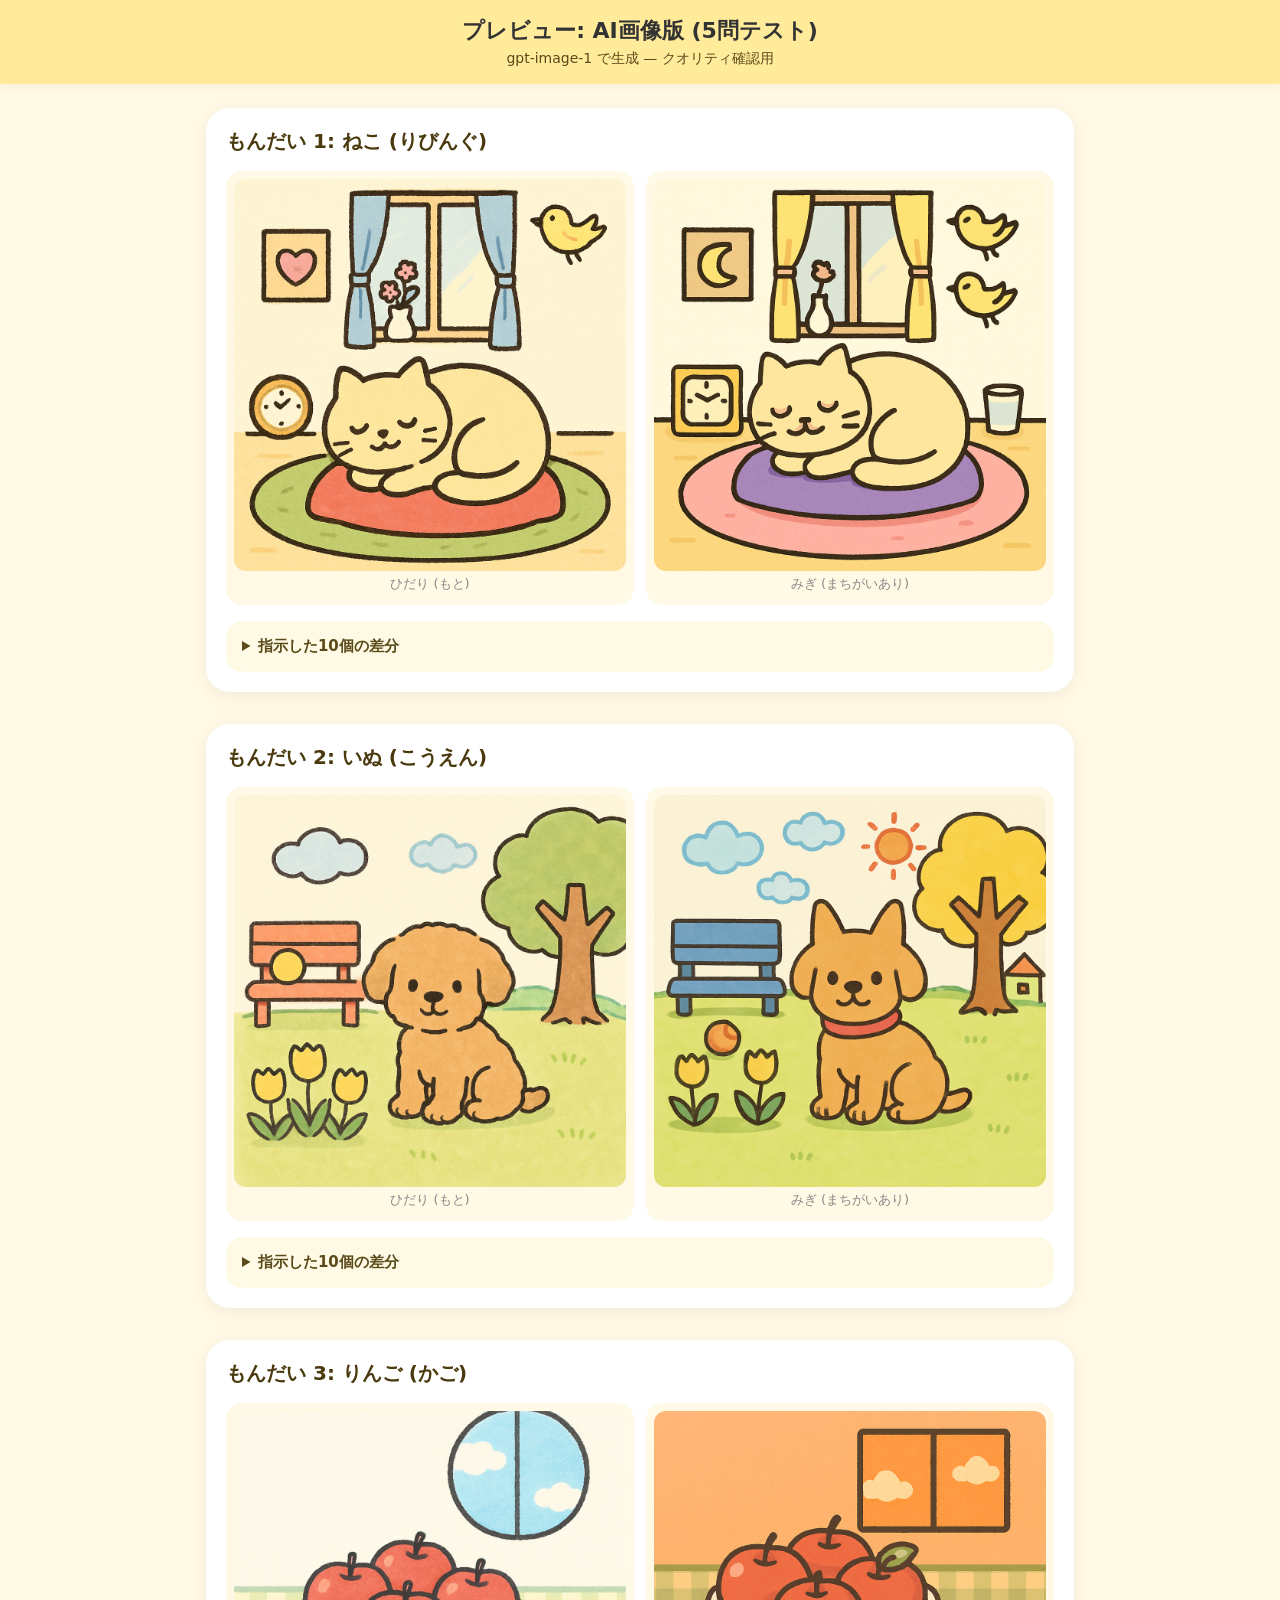
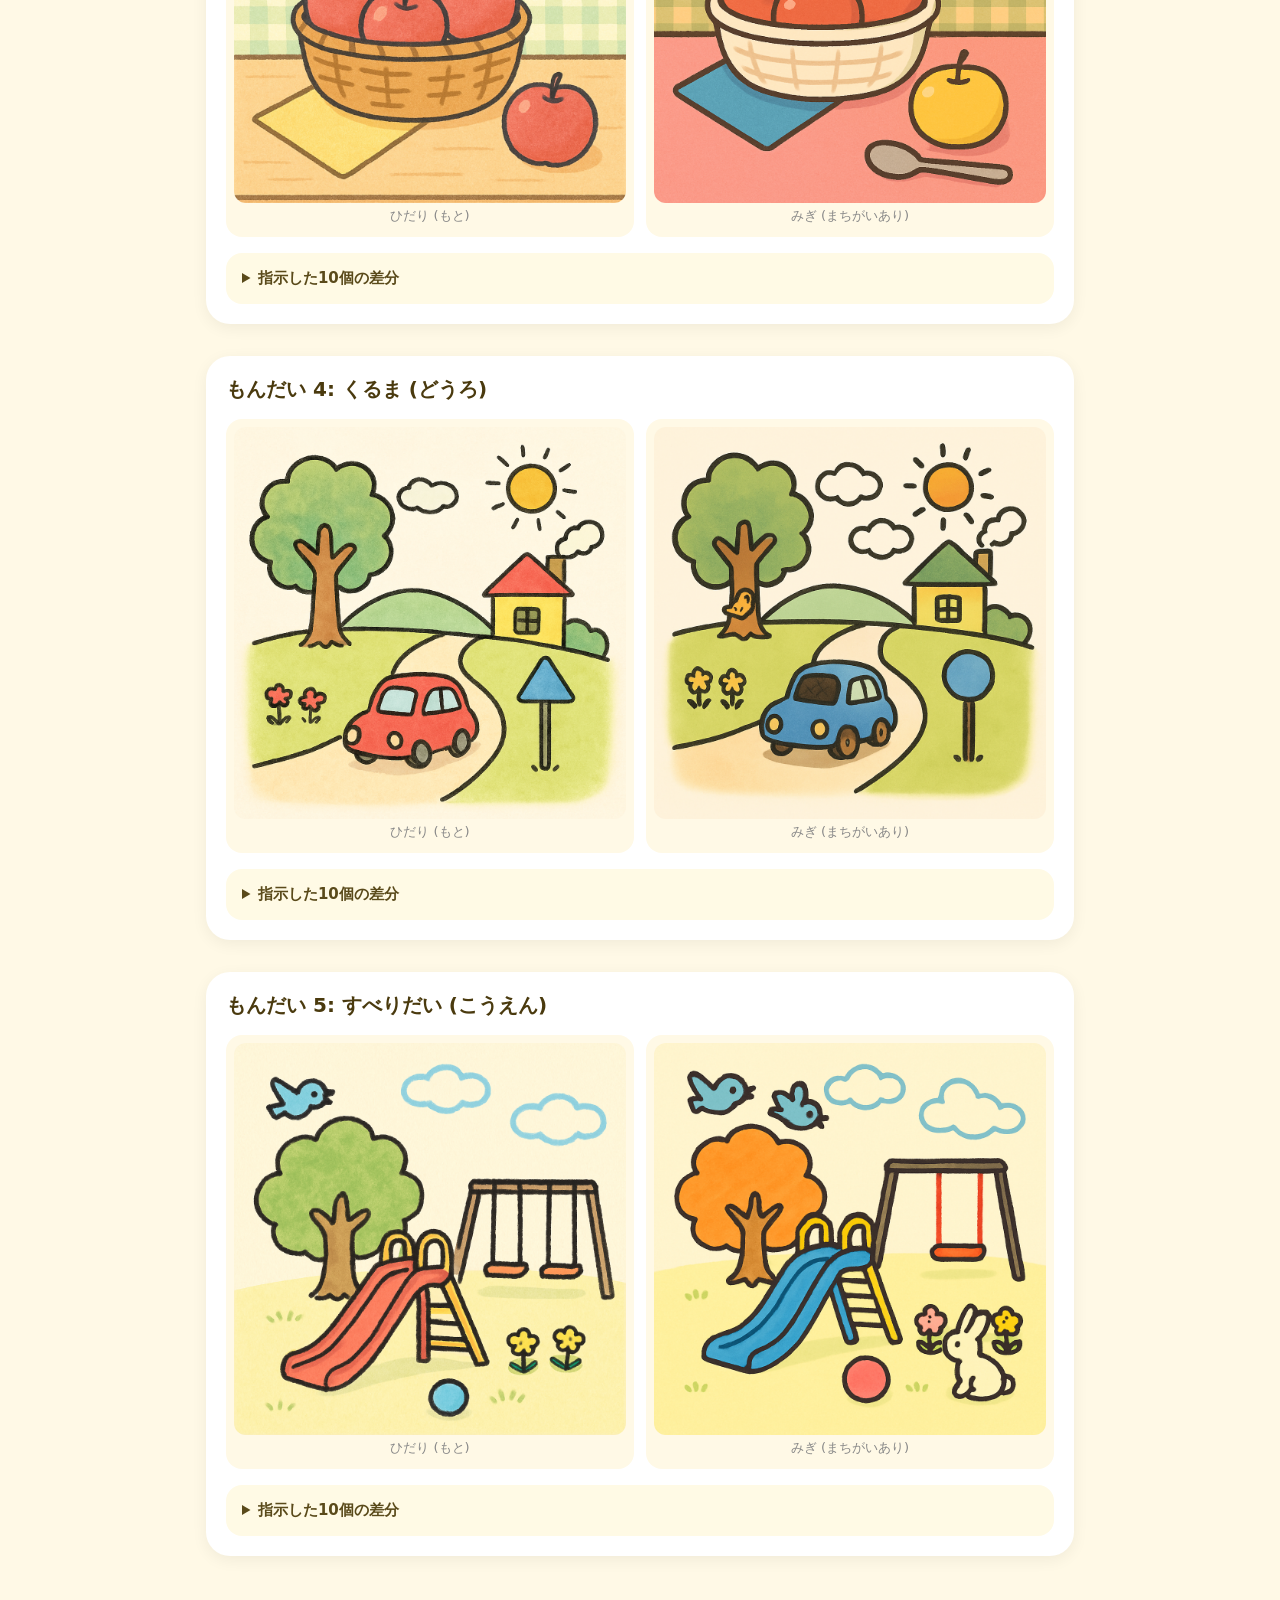
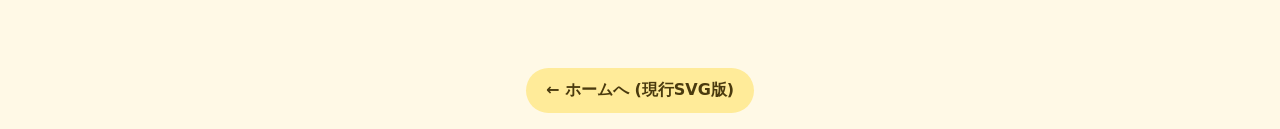
<file: preview.html>
<!DOCTYPE html>
<html lang="ja">
<head>
<meta charset="UTF-8">
<meta name="viewport" content="width=device-width, initial-scale=1, viewport-fit=cover">
<title>プレビュー: AI画像版 5問テスト</title>
<style>
  * { box-sizing: border-box; }
  html, body { margin: 0; padding: 0; background: #FFF9E6; color: #333; font-family: "Hiragino Maru Gothic ProN","Hiragino Kaku Gothic ProN","Yu Gothic","Meiryo",system-ui,sans-serif; }
  header { position: sticky; top: 0; background: #FFEB99; padding: 16px; text-align: center; box-shadow: 0 2px 8px rgba(0,0,0,0.06); z-index: 10; }
  h1 { margin: 0; font-size: 22px; }
  .sub { font-size: 14px; color: #5a4a1a; margin-top: 4px; }
  main { padding: 24px 16px 64px; max-width: 900px; margin: 0 auto; }
  .problem { background: #fff; border-radius: 24px; padding: 20px; margin-bottom: 32px; box-shadow: 0 4px 16px rgba(0,0,0,0.06); }
  .problem h2 { margin: 0 0 16px; font-size: 20px; color: #4a3a0e; }
  .pair { display: grid; grid-template-columns: 1fr 1fr; gap: 12px; margin-bottom: 16px; }
  .pair > div { background: #FFF9E6; border-radius: 16px; padding: 8px; }
  .pair img { display: block; width: 100%; height: auto; border-radius: 12px; }
  .pair .label { font-size: 13px; color: #888; text-align: center; padding: 4px 0; }
  .diffs { background: #FFFAE5; border-radius: 16px; padding: 12px 16px; font-size: 14px; color: #5a4a1a; }
  .diffs summary { cursor: pointer; font-weight: 700; font-size: 15px; padding: 4px 0; }
  .diffs ol { margin: 8px 0 0; padding-left: 24px; }
  .diffs li { padding: 2px 0; }
  .nav { display: flex; gap: 12px; justify-content: center; padding: 16px; }
  .nav a { padding: 12px 20px; background: #FFEB99; border-radius: 999px; text-decoration: none; color: #4a3a0e; font-weight: 700; }
  @media (max-width: 480px) {
    .pair { grid-template-columns: 1fr; }
    .pair > div + div { margin-top: 0; }
  }
</style>
</head>
<body>
<header>
  <h1>プレビュー: AI画像版 (5問テスト)</h1>
  <div class="sub">gpt-image-1 で生成 — クオリティ確認用</div>
</header>
<main>

<div class="problem">
  <h2>もんだい 1: ねこ (りびんぐ)</h2>
  <div class="pair">
    <div><img src="data/test/neko-livingroom-base.png" alt="ねこ ベース"><div class="label">ひだり (もと)</div></div>
    <div><img src="data/test/neko-livingroom-variant.png" alt="ねこ バリアント"><div class="label">みぎ (まちがいあり)</div></div>
  </div>
  <details class="diffs">
    <summary>指示した10個の差分</summary>
    <ol>
      <li>ねこの首輪を外す</li>
      <li>カーテンの色を青から黄色に変える</li>
      <li>クッションの色を赤からむらさきに変える</li>
      <li>花瓶の花を3本から1本に減らす</li>
      <li>壁のハートの絵を月の絵に変える</li>
      <li>ラグの色を緑からピンクに変える</li>
      <li>時計を四角い時計に変える</li>
      <li>小鳥を1羽から2羽に増やす</li>
      <li>ねこのしっぽの向きを反対側にする</li>
      <li>窓の右下にコップを1つ追加</li>
    </ol>
  </details>
</div>

<div class="problem">
  <h2>もんだい 2: いぬ (こうえん)</h2>
  <div class="pair">
    <div><img src="data/test/inu-park-base.png" alt="いぬ ベース"><div class="label">ひだり (もと)</div></div>
    <div><img src="data/test/inu-park-variant.png" alt="いぬ バリアント"><div class="label">みぎ (まちがいあり)</div></div>
  </div>
  <details class="diffs">
    <summary>指示した10個の差分</summary>
    <ol>
      <li>犬の首輪を青から赤に変える</li>
      <li>木の葉を緑から黄色に変える</li>
      <li>ベンチを赤から青に変える</li>
      <li>ボールを黄色からオレンジに変える</li>
      <li>雲を2つから3つに増やす</li>
      <li>チューリップを3本から2本に減らす</li>
      <li>犬の耳を立たせる</li>
      <li>丘の右側に小さな家を1軒追加</li>
      <li>空にお日さまを1つ追加</li>
      <li>ボールの位置をベンチの下に移動</li>
    </ol>
  </details>
</div>

<div class="problem">
  <h2>もんだい 3: りんご (かご)</h2>
  <div class="pair">
    <div><img src="data/test/ringo-basket-base.png" alt="りんご ベース"><div class="label">ひだり (もと)</div></div>
    <div><img src="data/test/ringo-basket-variant.png" alt="りんご バリアント"><div class="label">みぎ (まちがいあり)</div></div>
  </div>
  <details class="diffs">
    <summary>指示した10個の差分</summary>
    <ol>
      <li>かごの中のりんごを5個から4個に減らす</li>
      <li>転がっているりんごの色を赤から黄色に変える</li>
      <li>テーブルクロスの色をピンクに変える</li>
      <li>窓の形を四角に変える</li>
      <li>雲を1つから2つに増やす</li>
      <li>ナプキンの色を黄色から青に変える</li>
      <li>かごの色を茶色から白に変える</li>
      <li>りんごの葉を1枚追加</li>
      <li>テーブルの右下にスプーンを1本追加</li>
      <li>空のグラデーションを夕方の色（オレンジ）に変える</li>
    </ol>
  </details>
</div>

<div class="problem">
  <h2>もんだい 4: くるま (どうろ)</h2>
  <div class="pair">
    <div><img src="data/test/kuruma-road-base.png" alt="くるま ベース"><div class="label">ひだり (もと)</div></div>
    <div><img src="data/test/kuruma-road-variant.png" alt="くるま バリアント"><div class="label">みぎ (まちがいあり)</div></div>
  </div>
  <details class="diffs">
    <summary>指示した10個の差分</summary>
    <ol>
      <li>車の色を赤から青に変える</li>
      <li>車のタイヤの色を黒からオレンジに変える</li>
      <li>家の屋根の色を赤から緑に変える</li>
      <li>煙突の煙の数を増やす</li>
      <li>お日さまの色を黄色からオレンジに変える</li>
      <li>雲を2つから3つに増やす</li>
      <li>道路標識の形を三角から丸に変える</li>
      <li>左脇の赤い花を黄色に変える</li>
      <li>木の幹に小さな鳥を1羽追加</li>
      <li>車のフロント窓を黒く変える</li>
    </ol>
  </details>
</div>

<div class="problem">
  <h2>もんだい 5: すべりだい (こうえん)</h2>
  <div class="pair">
    <div><img src="data/test/suberidai-park-base.png" alt="すべりだい ベース"><div class="label">ひだり (もと)</div></div>
    <div><img src="data/test/suberidai-park-variant.png" alt="すべりだい バリアント"><div class="label">みぎ (まちがいあり)</div></div>
  </div>
  <details class="diffs">
    <summary>指示した10個の差分</summary>
    <ol>
      <li>すべり台の色を赤から青に変える</li>
      <li>ブランコを2台から1台に減らす</li>
      <li>木の葉を緑からオレンジに変える</li>
      <li>雲を2つから3つに増やす</li>
      <li>黄色い花をピンクと黄色に変える</li>
      <li>ボールの色を水色からピンクに変える</li>
      <li>飛んでいる鳥を1羽から2羽に増やす</li>
      <li>すべり台のはしごの段数を増やす</li>
      <li>ブランコのチェーンの色を黒から赤に変える</li>
      <li>地面に小さなウサギを1匹追加</li>
    </ol>
  </details>
</div>

</main>
<div class="nav">
  <a href="./">← ホームへ (現行SVG版)</a>
</div>
</body>
</html>
</file>
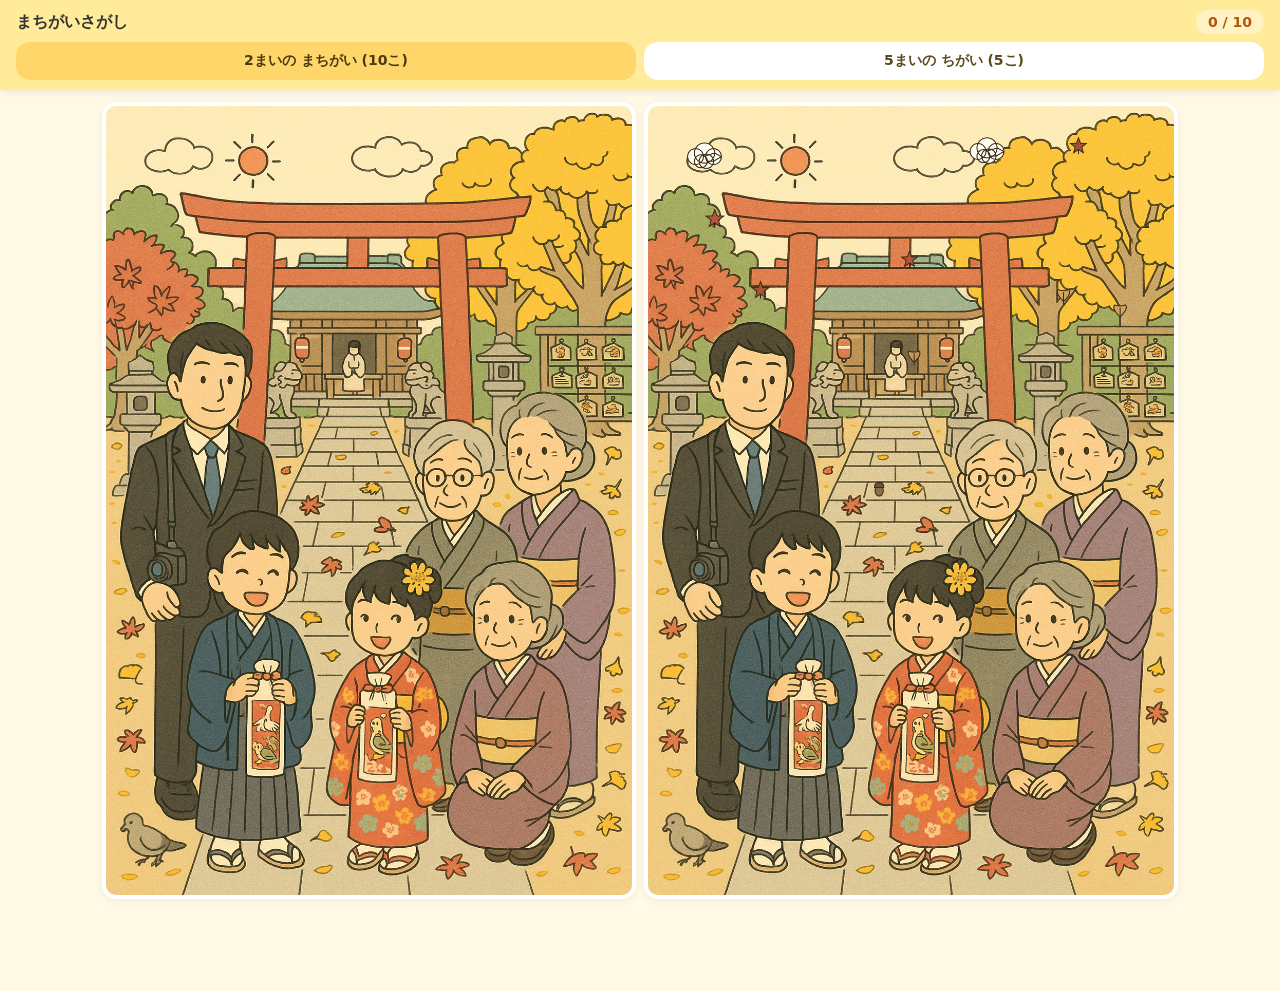
<file: test-playable.html>
<!DOCTYPE html>
<html lang="ja">
<head>
<meta charset="UTF-8">
<meta name="viewport" content="width=device-width, initial-scale=1, viewport-fit=cover, user-scalable=no">
<title>プレイ可能テスト v2: 統一 overlay 方式</title>
<style>
  * { box-sizing: border-box; }
  html, body { margin: 0; padding: 0; background: #FFF9E6; color: #333; font-family: "Hiragino Maru Gothic ProN","Hiragino Kaku Gothic ProN","Yu Gothic","Meiryo",system-ui,sans-serif; -webkit-user-select: none; user-select: none; -webkit-touch-callout: none; overscroll-behavior: none; }
  header { position: sticky; top: 0; background: #FFEB99; padding: 10px 16px; box-shadow: 0 2px 8px rgba(0,0,0,0.08); z-index: 10; padding-top: calc(10px + env(safe-area-inset-top)); }
  .hd-row { display: flex; align-items: center; justify-content: space-between; gap: 12px; }
  .hd-title { font-size: 16px; font-weight: 700; }
  .hd-progress { font-size: 14px; background: #fff3c4; border-radius: 999px; padding: 4px 12px; color: #b8530a; font-weight: 700; }
  .mode-tabs { display: flex; gap: 8px; margin-top: 8px; }
  .tab { flex: 1; padding: 10px; border: none; border-radius: 14px; background: #fff; cursor: pointer; font-family: inherit; font-size: 14px; font-weight: 700; color: #5a4a1a; touch-action: manipulation; -webkit-tap-highlight-color: transparent; }
  .tab.active { background: #FFD66A; color: #4a3a0e; }
  main { padding: 12px; max-width: 1100px; margin: 0 auto; padding-bottom: 80px; }
  .mode-a-row { display: flex; gap: 8px; margin-bottom: 12px; }
  .img-wrap { position: relative; flex: 1; min-width: 0; background: #fff; border-radius: 14px; padding: 4px; box-shadow: 0 2px 8px rgba(0,0,0,0.06); overflow: hidden; }
  .img-wrap img, .img-wrap canvas { display: block; width: 100%; height: auto; border-radius: 10px; user-drag: none; -webkit-user-drag: none; pointer-events: none; }
  .img-wrap .found-svg { position: absolute; top: 4px; left: 4px; width: calc(100% - 8px); height: calc(100% - 8px); pointer-events: none; }
  .img-wrap.tappable { touch-action: manipulation; -webkit-tap-highlight-color: transparent; }
  .mode-b-grid { display: grid; grid-template-columns: repeat(5, 1fr); gap: 6px; margin-bottom: 12px; }
  .mode-b-cell { background: #fff; border-radius: 10px; padding: 3px; box-shadow: 0 1px 4px rgba(0,0,0,0.06); position: relative; touch-action: manipulation; }
  .mode-b-cell.cleared { background: #B5E48C; }
  .mode-b-cell canvas { display: block; width: 100%; height: auto; border-radius: 8px; pointer-events: none; }
  .mode-b-cell .num { position: absolute; top: 4px; left: 4px; background: #FFD66A; color: #4a3a0e; border-radius: 999px; width: 22px; height: 22px; font-size: 12px; font-weight: 700; display: flex; align-items: center; justify-content: center; z-index: 2; }
  .mode-b-cell.cleared .num { background: #6BCB77; color: #fff; }
  .mode-b-cell .check { position: absolute; top: 6px; right: 6px; font-size: 18px; color: #fff; background: #6BCB77; border-radius: 50%; width: 24px; height: 24px; display: none; align-items: center; justify-content: center; z-index: 2; }
  .mode-b-cell.cleared .check { display: flex; }
  .bubble { position: fixed; bottom: 20px; left: 50%; transform: translateX(-50%); background: #fff; border: 2px solid #FFD66A; border-radius: 16px; padding: 10px 18px; font-size: 14px; font-weight: 700; color: #4a3a0e; box-shadow: 0 4px 12px rgba(0,0,0,0.1); opacity: 0; transition: opacity 200ms, transform 200ms; pointer-events: none; z-index: 100; }
  .bubble.show { opacity: 1; transform: translateX(-50%) translateY(-4px); }
  .modal { position: fixed; inset: 0; background: rgba(255, 249, 230, 0.94); display: none; align-items: center; justify-content: center; z-index: 200; padding: 24px; }
  .modal.show { display: flex; }
  .modal-card { background: #fff; border-radius: 24px; padding: 28px 24px; max-width: 360px; width: 100%; text-align: center; box-shadow: 0 8px 24px rgba(0,0,0,0.12); }
  .modal-card h2 { margin: 0 0 12px; font-size: 22px; color: #4a3a0e; }
  .modal-card .stars { font-size: 36px; margin: 8px 0; }
  .modal-card button { margin: 8px 4px; padding: 12px 22px; border: none; border-radius: 999px; background: #FFD66A; color: #4a3a0e; font-family: inherit; font-size: 15px; font-weight: 700; cursor: pointer; touch-action: manipulation; }
  @media (max-width: 720px) {
    .mode-b-grid { grid-template-columns: repeat(3, 1fr); }
    .mode-b-cell:nth-child(4) { grid-column: 1 / span 1; }
    .mode-b-cell:nth-child(5) { grid-column: 2 / span 1; }
  }
  @media (max-width: 380px) {
    .mode-b-grid { grid-template-columns: repeat(2, 1fr); }
  }
</style>
</head>
<body>

<header>
  <div class="hd-row">
    <div class="hd-title" id="hd-title">まちがいさがし</div>
    <div class="hd-progress" id="hd-progress">0 / 10</div>
  </div>
  <div class="mode-tabs">
    <button class="tab active" id="tab-a" data-mode="A">2まいの まちがい (10こ)</button>
    <button class="tab" id="tab-b" data-mode="B">5まいの ちがい (5こ)</button>
  </div>
</header>

<main>
  <!-- MODE A: 統一 overlay 方式 (左=base, 右=base+10overlay の canvas) -->
  <section id="mode-a-section">
    <div class="mode-a-row">
      <div class="img-wrap" id="wrap-a-left">
        <canvas id="canvas-a-left"></canvas>
        <svg class="found-svg" id="svg-a-left" viewBox="0 0 1024 1536" preserveAspectRatio="xMidYMid meet"></svg>
      </div>
      <div class="img-wrap tappable" id="wrap-a-right">
        <canvas id="canvas-a-right"></canvas>
        <svg class="found-svg" id="svg-a-right" viewBox="0 0 1024 1536" preserveAspectRatio="xMidYMid meet"></svg>
      </div>
    </div>
  </section>

  <!-- MODE B -->
  <section id="mode-b-section" style="display:none">
    <div class="mode-b-grid" id="mode-b-grid"></div>
  </section>
</main>

<div class="bubble" id="bubble"></div>

<div class="modal" id="modal">
  <div class="modal-card">
    <h2 id="modal-title">よく できたね！</h2>
    <div class="stars" id="modal-stars">⭐⭐⭐</div>
    <p id="modal-text" style="margin: 12px 0;"></p>
    <button id="modal-again">もういちど</button>
    <button id="modal-other">べつの モード</button>
  </div>
</div>

<script>
(async () => {
  const IMG_W = 1024, IMG_H = 1536;

  // Load data
  const [aData, bData] = await Promise.all([
    fetch('data/pilot/modeA-overlays.json').then(r => r.json()),
    fetch('data/pilot/modeB-overlays.json').then(r => r.json()),
  ]);
  const modeA = { overlays: aData.overlays, found: new Set() };
  const modeB = { overlays: bData.variants, cleared: new Set() };

  function loadImg(src) {
    return new Promise(res => { const im = new Image(); im.onload = () => res(im); im.src = src; });
  }
  const [baseAImg, baseBImg] = await Promise.all([
    loadImg('data/pilot/modeA-base.png'),
    loadImg('data/pilot/modeB-base.png'),
  ]);

  // ============== Drawing primitives ==============
  // 全 overlay は base 絵柄に溶け込ませる方針:
  // - dark warm outline #3a2d1a (純黒ではない、絵本テイスト寄り)
  // - 細めの線 2-2.5px
  // - 彩度低めの fill
  // - サイズ 40-55px 程度
  const LINE_COLOR = '#3a2d1a';

  function drawOverlay(ctx, ov, baseImg) {
    const [x, y, w, h] = ov.hitbox;
    const cx = x + w/2, cy = y + h/2;
    if (ov.kind === 'clone-region') {
      // base 画像の一部をそのまま別位置にコピー (絵柄完全一致)
      const src = ov.params.src;
      ctx.drawImage(baseImg, src[0], src[1], src[2], src[3], x, y, w, h);
    } else if (ov.kind === 'shape-add') {
      const shape = ov.params.shape;
      const color = ov.params.color;
      const size = ov.params.size;
      if (shape === 'flower') drawFlower(ctx, cx, cy, size, color);
      else if (shape === 'butterfly') drawButterfly(ctx, cx, cy, size, color);
      else if (shape === 'bird') drawBird(ctx, cx, cy, size, color);
      else if (shape === 'lantern') drawLantern(ctx, cx, cy, size, color);
      else if (shape === 'mushroom') drawMushroom(ctx, cx, cy, size, color);
      else if (shape === 'leaf-maple') drawMapleLeaf(ctx, cx, cy, size, color);
      else if (shape === 'leaf-ginkgo') drawGinkgoLeaf(ctx, cx, cy, size, color);
      else if (shape === 'acorn') drawAcorn(ctx, cx, cy, size, color);
      else if (shape === 'cloud') drawCloud(ctx, cx, cy, size, color);
    }
  }

  function drawMushroom(ctx, cx, cy, size, color) {
    ctx.strokeStyle = LINE_COLOR; ctx.lineWidth = 2.5;
    // cap (round top)
    ctx.fillStyle = color;
    ctx.beginPath();
    ctx.arc(cx, cy - size*0.05, size*0.4, Math.PI, 0);
    ctx.lineTo(cx + size*0.4, cy + size*0.05);
    ctx.lineTo(cx - size*0.4, cy + size*0.05);
    ctx.closePath();
    ctx.fill(); ctx.stroke();
    // white dots on cap
    ctx.fillStyle = '#FFF9E6';
    ctx.beginPath(); ctx.arc(cx - size*0.18, cy - size*0.05, size*0.07, 0, 2*Math.PI); ctx.fill();
    ctx.beginPath(); ctx.arc(cx + size*0.15, cy - size*0.15, size*0.06, 0, 2*Math.PI); ctx.fill();
    // stem
    ctx.fillStyle = '#FBE8C6';
    ctx.beginPath();
    ctx.rect(cx - size*0.18, cy + size*0.05, size*0.36, size*0.3);
    ctx.fill(); ctx.stroke();
  }

  function drawMapleLeaf(ctx, cx, cy, size, color) {
    ctx.fillStyle = color;
    ctx.strokeStyle = LINE_COLOR; ctx.lineWidth = 2;
    ctx.save();
    ctx.translate(cx, cy);
    const r = size * 0.5;
    ctx.beginPath();
    for (let i = 0; i < 5; i++) {
      const a = i * (2*Math.PI/5) - Math.PI/2;
      const x1 = Math.cos(a) * r;
      const y1 = Math.sin(a) * r;
      const a2 = a + Math.PI/5;
      const x2 = Math.cos(a2) * r * 0.42;
      const y2 = Math.sin(a2) * r * 0.42;
      if (i === 0) ctx.moveTo(x1, y1); else ctx.lineTo(x1, y1);
      ctx.lineTo(x2, y2);
    }
    ctx.closePath();
    ctx.fill(); ctx.stroke();
    // stem
    ctx.beginPath();
    ctx.moveTo(0, r * 0.4); ctx.lineTo(0, r * 0.95);
    ctx.stroke();
    ctx.restore();
  }

  function drawGinkgoLeaf(ctx, cx, cy, size, color) {
    ctx.fillStyle = color;
    ctx.strokeStyle = LINE_COLOR; ctx.lineWidth = 2;
    ctx.save();
    ctx.translate(cx, cy);
    // fan shape
    ctx.beginPath();
    ctx.moveTo(0, size*0.35);
    ctx.quadraticCurveTo(-size*0.5, -size*0.15, -size*0.3, -size*0.35);
    ctx.quadraticCurveTo(-size*0.1, -size*0.25, 0, -size*0.3);
    ctx.quadraticCurveTo(size*0.1, -size*0.25, size*0.3, -size*0.35);
    ctx.quadraticCurveTo(size*0.5, -size*0.15, 0, size*0.35);
    ctx.fill(); ctx.stroke();
    // stem
    ctx.beginPath();
    ctx.moveTo(0, size*0.35); ctx.lineTo(0, size*0.55);
    ctx.stroke();
    // center vein
    ctx.beginPath();
    ctx.moveTo(0, size*0.35); ctx.lineTo(0, -size*0.2);
    ctx.stroke();
    ctx.restore();
  }

  function drawAcorn(ctx, cx, cy, size, color) {
    ctx.strokeStyle = LINE_COLOR; ctx.lineWidth = 2;
    // body (oval)
    ctx.fillStyle = color;
    ctx.beginPath();
    ctx.ellipse(cx, cy + size*0.05, size*0.25, size*0.32, 0, 0, 2*Math.PI);
    ctx.fill(); ctx.stroke();
    // cap
    ctx.fillStyle = '#6B5544';
    ctx.beginPath();
    ctx.arc(cx, cy - size*0.2, size*0.28, Math.PI, 0);
    ctx.lineTo(cx + size*0.28, cy - size*0.15);
    ctx.lineTo(cx - size*0.28, cy - size*0.15);
    ctx.closePath();
    ctx.fill(); ctx.stroke();
    // stem
    ctx.beginPath();
    ctx.moveTo(cx, cy - size*0.4); ctx.lineTo(cx, cy - size*0.5);
    ctx.stroke();
  }

  function drawCloud(ctx, cx, cy, size, color) {
    ctx.fillStyle = color;
    ctx.strokeStyle = LINE_COLOR; ctx.lineWidth = 2;
    ctx.beginPath();
    ctx.arc(cx - size*0.25, cy + size*0.05, size*0.22, 0, 2*Math.PI);
    ctx.arc(cx, cy - size*0.05, size*0.28, 0, 2*Math.PI);
    ctx.arc(cx + size*0.25, cy + size*0.05, size*0.22, 0, 2*Math.PI);
    ctx.arc(cx + size*0.05, cy + size*0.18, size*0.20, 0, 2*Math.PI);
    ctx.arc(cx - size*0.1, cy + size*0.18, size*0.18, 0, 2*Math.PI);
    ctx.fill(); ctx.stroke();
  }

  function drawFlower(ctx, cx, cy, size, color) {
    const r = size * 0.18, dist = size * 0.28;
    ctx.strokeStyle = '#333'; ctx.lineWidth = 3;
    for (let i = 0; i < 5; i++) {
      const a = i * 2*Math.PI/5 - Math.PI/2;
      const px = cx + Math.cos(a) * dist;
      const py = cy + Math.sin(a) * dist;
      ctx.fillStyle = color;
      ctx.beginPath(); ctx.arc(px, py, r, 0, 2*Math.PI); ctx.fill(); ctx.stroke();
    }
    ctx.fillStyle = '#FFD93D';
    ctx.beginPath(); ctx.arc(cx, cy, size*0.16, 0, 2*Math.PI); ctx.fill(); ctx.stroke();
  }

  function drawButterfly(ctx, cx, cy, size, color) {
    ctx.fillStyle = color;
    ctx.strokeStyle = '#333'; ctx.lineWidth = 3;
    ctx.beginPath();
    ctx.ellipse(cx - size*0.22, cy, size*0.28, size*0.38, -0.35, 0, 2*Math.PI);
    ctx.fill(); ctx.stroke();
    ctx.beginPath();
    ctx.ellipse(cx + size*0.22, cy, size*0.28, size*0.38, 0.35, 0, 2*Math.PI);
    ctx.fill(); ctx.stroke();
    ctx.fillStyle = '#333';
    ctx.beginPath();
    ctx.ellipse(cx, cy, size*0.06, size*0.34, 0, 0, 2*Math.PI);
    ctx.fill();
    ctx.strokeStyle = '#333'; ctx.lineWidth = 2;
    ctx.beginPath();
    ctx.moveTo(cx - 4, cy - size*0.32); ctx.lineTo(cx - 14, cy - size*0.5);
    ctx.moveTo(cx + 4, cy - size*0.32); ctx.lineTo(cx + 14, cy - size*0.5);
    ctx.stroke();
  }

  function drawBird(ctx, cx, cy, size, color) {
    // Stylized bird: body oval + V-shape wings + small triangle beak
    ctx.fillStyle = color;
    ctx.strokeStyle = '#333'; ctx.lineWidth = 3;
    // body
    ctx.beginPath();
    ctx.ellipse(cx, cy, size*0.35, size*0.22, 0, 0, 2*Math.PI);
    ctx.fill(); ctx.stroke();
    // wing
    ctx.beginPath();
    ctx.moveTo(cx - size*0.15, cy - size*0.1);
    ctx.quadraticCurveTo(cx, cy - size*0.4, cx + size*0.2, cy - size*0.1);
    ctx.quadraticCurveTo(cx, cy, cx - size*0.15, cy - size*0.1);
    ctx.fill(); ctx.stroke();
    // beak
    ctx.fillStyle = '#FFA63D';
    ctx.beginPath();
    ctx.moveTo(cx + size*0.32, cy - size*0.04);
    ctx.lineTo(cx + size*0.46, cy);
    ctx.lineTo(cx + size*0.32, cy + size*0.04);
    ctx.closePath();
    ctx.fill(); ctx.stroke();
    // eye
    ctx.fillStyle = '#333';
    ctx.beginPath(); ctx.arc(cx + size*0.18, cy - size*0.04, size*0.04, 0, 2*Math.PI); ctx.fill();
  }

  function drawLantern(ctx, cx, cy, size, color) {
    // Japanese lantern (提灯): round red body with horizontal bands and black top/bottom caps
    ctx.fillStyle = color;
    ctx.strokeStyle = '#333'; ctx.lineWidth = 3;
    const w = size * 0.5, h = size * 0.7;
    // body
    ctx.beginPath();
    ctx.ellipse(cx, cy, w/2, h/2, 0, 0, 2*Math.PI);
    ctx.fill(); ctx.stroke();
    // top cap
    ctx.fillStyle = '#333';
    ctx.fillRect(cx - w*0.4, cy - h*0.55, w*0.8, h*0.08);
    // bottom cap
    ctx.fillRect(cx - w*0.4, cy + h*0.47, w*0.8, h*0.08);
    // bands
    ctx.strokeStyle = '#333'; ctx.lineWidth = 2;
    ctx.beginPath();
    ctx.moveTo(cx - w*0.45, cy - h*0.15); ctx.lineTo(cx + w*0.45, cy - h*0.15);
    ctx.moveTo(cx - w*0.45, cy + h*0.15); ctx.lineTo(cx + w*0.45, cy + h*0.15);
    ctx.stroke();
    // string from top
    ctx.beginPath();
    ctx.moveTo(cx, cy - h*0.6); ctx.lineTo(cx, cy - h*0.85);
    ctx.stroke();
  }

  // ============== Mode A rendering ==============
  function renderModeA() {
    const left = document.getElementById('canvas-a-left');
    const right = document.getElementById('canvas-a-right');
    left.width = IMG_W; left.height = IMG_H;
    right.width = IMG_W; right.height = IMG_H;
    const lctx = left.getContext('2d');
    const rctx = right.getContext('2d');
    lctx.drawImage(baseAImg, 0, 0, IMG_W, IMG_H);
    rctx.drawImage(baseAImg, 0, 0, IMG_W, IMG_H);
    modeA.overlays.forEach(ov => drawOverlay(rctx, ov, baseAImg));
  }

  function hookModeA() {
    const HIT_TOL = 30;
    document.getElementById('wrap-a-right').addEventListener('pointerdown', (ev) => {
      ev.preventDefault();
      const canvas = document.getElementById('canvas-a-right');
      const rect = canvas.getBoundingClientRect();
      const cx = ev.clientX - rect.left;
      const cy = ev.clientY - rect.top;
      const sx = (cx / rect.width) * IMG_W;
      const sy = (cy / rect.height) * IMG_H;
      for (let i = 0; i < modeA.overlays.length; i++) {
        if (modeA.found.has(i)) continue;
        const [bx, by, bw, bh] = modeA.overlays[i].hitbox;
        if (sx >= bx - HIT_TOL && sx <= bx + bw + HIT_TOL
            && sy >= by - HIT_TOL && sy <= by + bh + HIT_TOL) {
          markFoundA(i);
          return;
        }
      }
      showBubble('もういちど みてみよう');
    });
  }

  function markFoundA(idx) {
    modeA.found.add(idx);
    const [bx, by, bw, bh] = modeA.overlays[idx].hitbox;
    const ccx = bx + bw/2, ccy = by + bh/2;
    const r = Math.max(bw, bh) / 2 + 16;
    drawFoundCircle('svg-a-left', ccx, ccy, r);
    drawFoundCircle('svg-a-right', ccx, ccy, r);
    showBubble('みつけたね！');
    updateProgressA();
    if (modeA.found.size >= modeA.overlays.length) setTimeout(() => showModal('A'), 600);
  }

  function drawFoundCircle(svgId, cx, cy, r) {
    const svg = document.getElementById(svgId);
    const c = document.createElementNS('http://www.w3.org/2000/svg', 'circle');
    c.setAttribute('cx', cx); c.setAttribute('cy', cy); c.setAttribute('r', r);
    c.setAttribute('fill', 'none'); c.setAttribute('stroke', '#FF6B6B');
    c.setAttribute('stroke-width', 8); c.setAttribute('opacity', '0.9');
    svg.appendChild(c);
  }

  function updateProgressA() {
    document.getElementById('hd-progress').textContent =
      modeA.found.size + ' / ' + modeA.overlays.length;
  }

  // ============== Mode B rendering ==============
  function renderModeB() {
    const grid = document.getElementById('mode-b-grid');
    grid.innerHTML = '';
    modeB.overlays.forEach((ov, idx) => {
      const cell = document.createElement('div');
      cell.className = 'mode-b-cell';
      cell.dataset.idx = idx;
      cell.innerHTML = `<div class="num">${idx+1}</div><div class="check">✓</div>`;
      const canvas = document.createElement('canvas');
      canvas.width = IMG_W; canvas.height = IMG_H;
      cell.appendChild(canvas);
      const ctx = canvas.getContext('2d');
      ctx.drawImage(baseBImg, 0, 0, IMG_W, IMG_H);
      drawOverlay(ctx, ov, baseBImg);
      cell.addEventListener('pointerdown', (ev) => onTapB(ev, idx, canvas));
      grid.appendChild(cell);
    });
    updateProgressB();
  }

  function onTapB(ev, idx, canvas) {
    ev.preventDefault();
    if (modeB.cleared.has(idx)) return;
    const rect = canvas.getBoundingClientRect();
    const cx = ev.clientX - rect.left;
    const cy = ev.clientY - rect.top;
    const sx = (cx / rect.width) * IMG_W;
    const sy = (cy / rect.height) * IMG_H;
    const HIT_TOL = 50;
    const ov = modeB.overlays[idx];
    const [bx, by, bw, bh] = ov.hitbox;
    if (sx >= bx - HIT_TOL && sx <= bx + bw + HIT_TOL
        && sy >= by - HIT_TOL && sy <= by + bh + HIT_TOL) {
      modeB.cleared.add(idx);
      const cell = document.querySelector(`.mode-b-cell[data-idx="${idx}"]`);
      cell.classList.add('cleared');
      showBubble('せいかい！');
      updateProgressB();
      if (modeB.cleared.size >= modeB.overlays.length) setTimeout(() => showModal('B'), 600);
    } else {
      showBubble('ちがう ばしょ かな');
    }
  }

  function updateProgressB() {
    document.getElementById('hd-progress').textContent =
      modeB.cleared.size + ' / ' + modeB.overlays.length;
  }

  // ============== UI helpers ==============
  let bubbleTimer = null;
  function showBubble(text) {
    const b = document.getElementById('bubble');
    b.textContent = text;
    b.classList.add('show');
    clearTimeout(bubbleTimer);
    bubbleTimer = setTimeout(() => b.classList.remove('show'), 1200);
  }

  function showModal(mode) {
    const m = document.getElementById('modal');
    document.getElementById('modal-title').textContent = 'ぜんぶ できたね！';
    document.getElementById('modal-stars').textContent = '⭐⭐⭐';
    document.getElementById('modal-text').textContent =
      mode === 'A' ? '10こ ぜんぶ みつけたよ' : '5まい ぜんぶ みつけたよ';
    m.classList.add('show');
  }

  document.getElementById('modal-again').addEventListener('pointerdown', () => {
    document.getElementById('modal').classList.remove('show');
    resetCurrentMode();
  });
  document.getElementById('modal-other').addEventListener('pointerdown', () => {
    document.getElementById('modal').classList.remove('show');
    toggleMode(currentMode === 'A' ? 'B' : 'A');
  });

  function resetCurrentMode() {
    if (currentMode === 'A') {
      modeA.found.clear();
      document.getElementById('svg-a-left').innerHTML = '';
      document.getElementById('svg-a-right').innerHTML = '';
      updateProgressA();
    } else {
      modeB.cleared.clear();
      renderModeB();
    }
  }

  // ============== Mode switching ==============
  let currentMode = 'A';
  function toggleMode(mode) {
    currentMode = mode;
    document.getElementById('tab-a').classList.toggle('active', mode === 'A');
    document.getElementById('tab-b').classList.toggle('active', mode === 'B');
    document.getElementById('mode-a-section').style.display = mode === 'A' ? '' : 'none';
    document.getElementById('mode-b-section').style.display = mode === 'B' ? '' : 'none';
    document.getElementById('hd-title').textContent =
      mode === 'A' ? '2まいで 10こ さがそう' : '5まい それぞれの ちがいを さがそう';
    if (mode === 'A') updateProgressA(); else updateProgressB();
  }
  document.getElementById('tab-a').addEventListener('pointerdown', () => toggleMode('A'));
  document.getElementById('tab-b').addEventListener('pointerdown', () => toggleMode('B'));

  // Init
  renderModeA();
  hookModeA();
  renderModeB();
  updateProgressA();
})();
</script>
</body>
</html>
</file>
<file: styles.css>
/* ============================================================
   まちがいさがし - Kid-Friendly PWA Styles
   Target: 5-6yo, family-use, 小学校受験 prep
   ============================================================ */

/* -----------------------------------------------------------
   CSS Custom Properties (Design Tokens)
   ----------------------------------------------------------- */
:root {
  /* Colors */
  --color-bg: #FFF9E6;
  --color-bg-white: #FFFFFF;
  --color-primary: #FFEB99;
  --color-primary-dark: #FFD966;
  --color-secondary: #B5E48C;
  --color-secondary-dark: #88C57B;
  --color-text: #333333;
  --color-text-soft: #666666;
  --color-text-muted: #999999;
  --color-border: #DDDDDD;
  --color-border-strong: #BBBBBB;
  --color-found: #FF6B6B;
  --color-hint: #FFB84D;
  --color-success: #88C57B;
  --color-star: #FFD93D;
  --color-mascot-bg: #FFEFC9;
  --color-overlay: rgba(0, 0, 0, 0.5);

  /* Typography */
  --font-family-base: "Hiragino Maru Gothic ProN", "Hiragino Kaku Gothic ProN",
    "Yu Gothic", "Meiryo", system-ui, -apple-system, BlinkMacSystemFont, sans-serif;
  --font-size-base: 18px;
  --font-size-sm: 14px;
  --font-size-md: 20px;
  --font-size-lg: 24px;
  --font-size-xl: 28px;
  --font-size-xxl: 36px;
  --font-size-display: 48px;

  /* Spacing */
  --space-xs: 4px;
  --space-sm: 8px;
  --space-md: 12px;
  --space-lg: 16px;
  --space-xl: 24px;
  --space-xxl: 32px;
  --space-xxxl: 48px;

  /* Radii */
  --radius-sm: 8px;
  --radius-md: 16px;
  --radius-lg: 24px;
  --radius-xl: 32px;
  --radius-full: 9999px;

  /* Shadows */
  --shadow-sm: 0 2px 4px rgba(0, 0, 0, 0.08);
  --shadow-md: 0 4px 12px rgba(0, 0, 0, 0.10);
  --shadow-lg: 0 8px 24px rgba(0, 0, 0, 0.12);
  --shadow-inset: inset 0 -4px 0 rgba(0, 0, 0, 0.08);

  /* Sizing */
  --btn-min-height: 64px;
  --btn-big-min-height: 96px;
  --btn-max-width: 400px;

  /* Motion */
  --ease-out: cubic-bezier(0.16, 1, 0.3, 1);
  --ease-in-out: cubic-bezier(0.4, 0, 0.2, 1);

  /* Safe areas */
  --safe-top: env(safe-area-inset-top, 0px);
  --safe-right: env(safe-area-inset-right, 0px);
  --safe-bottom: env(safe-area-inset-bottom, 0px);
  --safe-left: env(safe-area-inset-left, 0px);
}

/* -----------------------------------------------------------
   Reset & Base
   ----------------------------------------------------------- */
*,
*::before,
*::after {
  box-sizing: border-box;
  margin: 0;
  padding: 0;
}

html {
  font-size: var(--font-size-base);
  -webkit-text-size-adjust: 100%;
  -webkit-font-smoothing: antialiased;
  -moz-osx-font-smoothing: grayscale;
  height: 100%;
}

body {
  font-family: var(--font-family-base);
  font-size: var(--font-size-base);
  line-height: 1.5;
  color: var(--color-text);
  background-color: var(--color-bg);

  /* iOS hardening: no text selection, no callouts, locked scroll */
  -webkit-user-select: none;
  -moz-user-select: none;
  -ms-user-select: none;
  user-select: none;
  -webkit-touch-callout: none;
  -webkit-tap-highlight-color: transparent;

  /* Lock scroll / overscroll */
  overscroll-behavior: none;
  position: fixed;
  inset: 0;
  width: 100%;
  height: 100%;
  overflow: hidden;

  /* Safe-area inset padding */
  padding-top: var(--safe-top);
  padding-right: var(--safe-right);
  padding-bottom: var(--safe-bottom);
  padding-left: var(--safe-left);
}

/* App root fills viewport */
#app {
  width: 100%;
  height: 100%;
  display: flex;
  flex-direction: column;
  overflow: hidden;
}

/* Disable iOS image drag, double-tap zoom (keep pointer events enabled by default) */
img,
svg {
  -webkit-user-drag: none;
  user-drag: none;
}

/* Opt-in: decorative SVGs/images should not capture taps */
.decorative,
img.decorative,
svg.decorative {
  pointer-events: none;
}

/* Interactive SVG containers: ensure taps reach the SVG on iOS.
   Use touch-action: none on the find-the-difference targets so iOS does
   not interpret pinch / double-tap gestures (which can swallow rapid
   repeat taps from excited kids or delay the first frame). The body
   already locks scroll, so disabling residual gesture heuristics here
   is safe. */
.images-row,
.image-pane,
.images-grid,
.image-cell,
.images-row svg,
.image-pane svg,
.images-grid svg,
.image-cell svg,
.interactive-svg {
  pointer-events: auto;
  touch-action: none;
}

/* Disable focus rings for touch; keep for keyboard a11y */
:focus {
  outline: none;
}
:focus-visible {
  outline: 3px solid var(--color-secondary-dark);
  outline-offset: 2px;
}

button {
  font-family: inherit;
  font-size: inherit;
  color: inherit;
  background: none;
  border: none;
  cursor: pointer;
  touch-action: manipulation;
  -webkit-tap-highlight-color: transparent;
}

/* -----------------------------------------------------------
   Screens (single-screen state machine)
   ----------------------------------------------------------- */
.screen {
  display: none;
  flex-direction: column;
  width: 100%;
  min-height: 100vh; /* fallback */
  min-height: 100dvh;
  height: 100%;
  overflow: hidden;
  position: relative;
}

.screen.active {
  display: flex;
}

/* -----------------------------------------------------------
   Tablet font bump
   ----------------------------------------------------------- */
@media (min-width: 768px) {
  html {
    font-size: 22px;
  }

  :root {
    --font-size-base: 22px;
    --font-size-sm: 16px;
    --font-size-md: 24px;
    --font-size-lg: 28px;
    --font-size-xl: 34px;
    --font-size-xxl: 44px;
    --font-size-display: 60px;
    --btn-min-height: 72px;
    --btn-big-min-height: 112px;
  }
}

/* -----------------------------------------------------------
   Buttons
   ----------------------------------------------------------- */
.btn {
  display: inline-flex;
  align-items: center;
  justify-content: center;
  gap: var(--space-sm);

  min-height: var(--btn-min-height);
  padding: var(--space-md) var(--space-xl);

  font-size: var(--font-size-md);
  font-weight: 700;
  color: var(--color-text);
  text-align: center;
  text-decoration: none;
  line-height: 1.2;

  background-color: var(--color-primary);
  border: 3px solid var(--color-primary-dark);
  border-radius: var(--radius-xl);
  box-shadow: var(--shadow-md), var(--shadow-inset);

  cursor: pointer;
  touch-action: manipulation;
  -webkit-tap-highlight-color: transparent;

  transition: transform 100ms var(--ease-out),
              box-shadow 100ms var(--ease-out),
              background-color 100ms var(--ease-out);
  will-change: transform;
}

.btn:active {
  transform: translateY(2px) scale(0.98);
  box-shadow: var(--shadow-sm);
}

.btn--big {
  width: 100%;
  max-width: var(--btn-max-width);
  min-height: var(--btn-big-min-height);
  font-size: var(--font-size-xl);
  padding: var(--space-lg) var(--space-xl);
}

.btn--secondary {
  background-color: var(--color-secondary);
  border-color: var(--color-secondary-dark);
}

.btn--ghost {
  background-color: transparent;
  border: 3px solid var(--color-border-strong);
  box-shadow: none;
  color: var(--color-text-soft);
}

.btn--icon {
  width: var(--btn-min-height);
  min-width: var(--btn-min-height);
  padding: 0;
  border-radius: var(--radius-full);
}

.btn:disabled,
.btn[aria-disabled="true"] {
  opacity: 0.5;
  cursor: not-allowed;
  pointer-events: none;
}

/* -----------------------------------------------------------
   HTML class aliases -> BEM token system
   Ensures 64px+ (--btn-min-height) / 72px (tablet) hit targets
   are applied to the actual tappable elements in index.html.
   ----------------------------------------------------------- */
.mode-button,
.primary-button,
.secondary-button {
  /* mirrors .btn + .btn--big so the tappable buttons get the token sizing */
  display: inline-flex;
  align-items: center;
  justify-content: center;
  gap: var(--space-sm);

  width: 100%;
  max-width: var(--btn-max-width);
  min-height: var(--btn-big-min-height);
  padding: var(--space-lg) var(--space-xl);

  font-size: var(--font-size-xl);
  font-weight: 700;
  color: var(--color-text);
  text-align: center;
  text-decoration: none;
  line-height: 1.2;

  background-color: var(--color-primary);
  border: 3px solid var(--color-primary-dark);
  border-radius: var(--radius-xl);
  box-shadow: var(--shadow-md), var(--shadow-inset);

  cursor: pointer;
  touch-action: manipulation;
  -webkit-tap-highlight-color: transparent;

  transition: transform 100ms var(--ease-out),
              box-shadow 100ms var(--ease-out),
              background-color 100ms var(--ease-out);
  will-change: transform;
}

.mode-button:active,
.primary-button:active,
.secondary-button:active {
  transform: translateY(2px) scale(0.98);
  box-shadow: var(--shadow-sm);
}

.secondary-button {
  /* mirrors .btn--secondary */
  background-color: var(--color-secondary);
  border-color: var(--color-secondary-dark);
}

.mode-button:disabled,
.primary-button:disabled,
.secondary-button:disabled,
.mode-button[aria-disabled="true"],
.primary-button[aria-disabled="true"],
.secondary-button[aria-disabled="true"] {
  opacity: 0.5;
  cursor: not-allowed;
  pointer-events: none;
}

/* Back button: 64px+ tappable target (token-based) */
.back-button {
  display: inline-flex;
  align-items: center;
  justify-content: center;
  min-width: var(--btn-min-height);
  min-height: var(--btn-min-height);
  padding: 0 var(--space-lg);
  border-radius: var(--radius-full);
  background-color: var(--color-bg);
  border: 2px solid var(--color-border);
  font-size: var(--font-size-md);
  font-weight: 700;
  color: var(--color-text);
  cursor: pointer;
  touch-action: manipulation;
  -webkit-tap-highlight-color: transparent;
}

.back-button:active {
  transform: translateY(1px) scale(0.98);
}

/* Mode-buttons container (home screen) */
.mode-buttons {
  display: flex;
  flex-direction: column;
  gap: var(--space-xl);
  width: 100%;
  max-width: var(--btn-max-width);
  align-items: center;
  margin: 0 auto;
}

/* Problem-A image pane: alias of .images-row__panel */
.image-pane {
  flex: 1;
  aspect-ratio: 1 / 1;
  max-width: 100%;
  max-height: 100%;
  background-color: var(--color-bg-white);
  border: 4px solid var(--color-border);
  border-radius: var(--radius-md);
  position: relative;
  overflow: hidden;
  display: flex;
  align-items: center;
  justify-content: center;
  box-shadow: var(--shadow-sm);
}

.image-pane svg {
  width: 100%;
  height: 100%;
  display: block;
  touch-action: none;
  pointer-events: auto;
}

/* Problem-B image cell: alias of .images-grid__cell
   Includes min-height token so a stand-alone cell still meets the hit target. */
.image-cell {
  aspect-ratio: 1 / 1;
  width: 100%;
  min-height: var(--btn-min-height);
  background-color: var(--color-bg-white);
  border: 4px solid var(--color-border);
  border-radius: var(--radius-md);
  position: relative;
  overflow: hidden;
  display: flex;
  align-items: center;
  justify-content: center;
  box-shadow: var(--shadow-sm);
  cursor: pointer;
  touch-action: manipulation;
  transition: transform 100ms var(--ease-out),
              border-color 200ms var(--ease-out);
}

.image-cell svg {
  width: 100%;
  height: 100%;
  display: block;
  pointer-events: auto;
}

.image-cell:active {
  transform: scale(0.98);
}

/* -----------------------------------------------------------
   Home Screen
   ----------------------------------------------------------- */
#home {
  align-items: center;
  justify-content: center;
  gap: var(--space-xl);
  padding: var(--space-xxl);
  background-color: var(--color-bg);
}

.home__title {
  font-size: var(--font-size-xxl);
  font-weight: 700;
  color: var(--color-text);
  text-align: center;
  margin-bottom: var(--space-md);
  letter-spacing: 0.02em;
}

.home__subtitle {
  font-size: var(--font-size-md);
  color: var(--color-text-soft);
  text-align: center;
  margin-bottom: var(--space-xl);
}

.home__mascot {
  width: 160px;
  height: 160px;
  margin-bottom: var(--space-lg);
  display: flex;
  align-items: center;
  justify-content: center;
  background-color: var(--color-mascot-bg);
  border-radius: 50%;
  box-shadow: var(--shadow-md);
}

.home__buttons {
  display: flex;
  flex-direction: column;
  gap: var(--space-xl);
  width: 100%;
  max-width: var(--btn-max-width);
  align-items: center;
}

.home__footer {
  position: absolute;
  bottom: calc(var(--safe-bottom) + var(--space-md));
  right: calc(var(--safe-right) + var(--space-md));
}

/* -----------------------------------------------------------
   Game Header (shared by Mode A and Mode B)
   ----------------------------------------------------------- */
.game-header {
  display: flex;
  align-items: center;
  justify-content: space-between;
  gap: var(--space-md);
  padding: var(--space-md) var(--space-lg);
  background-color: var(--color-bg-white);
  border-bottom: 2px solid var(--color-border);
  min-height: 56px;
  flex-shrink: 0;
}

.game-header__back {
  display: inline-flex;
  align-items: center;
  justify-content: center;
  width: 48px;
  height: 48px;
  border-radius: var(--radius-full);
  background-color: var(--color-bg);
  border: 2px solid var(--color-border);
  font-size: var(--font-size-lg);
  color: var(--color-text);
}

.game-header__progress {
  display: flex;
  align-items: center;
  gap: var(--space-sm);
  font-size: var(--font-size-md);
  font-weight: 700;
  color: var(--color-text);
}

.game-header__counter {
  display: inline-flex;
  align-items: center;
  justify-content: center;
  min-width: 48px;
  height: 36px;
  padding: 0 var(--space-md);
  background-color: var(--color-primary);
  border-radius: var(--radius-full);
  font-size: var(--font-size-md);
  font-weight: 700;
}

.game-header__menu {
  display: inline-flex;
  align-items: center;
  justify-content: center;
  width: 48px;
  height: 48px;
  border-radius: var(--radius-full);
  background-color: var(--color-bg);
  border: 2px solid var(--color-border);
  font-size: var(--font-size-lg);
}

/* -----------------------------------------------------------
   Problem A: 2-panel side-by-side find-10
   ----------------------------------------------------------- */
#problem-a {
  background-color: var(--color-bg);
}

.images-row {
  display: flex;
  flex-direction: column;
  gap: var(--space-md);
  padding: var(--space-md);
  flex: 1;
  min-height: 0;
  align-items: center;
  justify-content: center;
}

@media (orientation: landscape) {
  .images-row {
    flex-direction: row;
  }
}

@media (min-width: 768px) and (orientation: portrait) {
  /* Tablet portrait: still stack or side-by-side? Side-by-side fits better */
  .images-row {
    flex-direction: row;
  }
}

.images-row__panel {
  flex: 1;
  /* Fallback min sizing in case aspect-ratio is unsupported (older iOS Safari).
     Ensures each panel renders at least ~280px square so SVG hit targets
     never collapse to 0×0 and remain ≥64px tappable. */
  min-width: 280px;
  min-height: 280px;
  aspect-ratio: 1 / 1;
  max-width: 100%;
  max-height: 100%;
  background-color: var(--color-bg-white);
  border: 4px solid var(--color-border);
  border-radius: var(--radius-md);
  position: relative;
  overflow: hidden;
  display: flex;
  align-items: center;
  justify-content: center;
  box-shadow: var(--shadow-sm);
}

.images-row__panel svg {
  width: 100%;
  height: 100%;
  display: block;
  touch-action: none;
}

/* Panel label (left/right indicator for parents) */
.images-row__panel-label {
  position: absolute;
  top: var(--space-sm);
  left: var(--space-sm);
  background-color: rgba(255, 255, 255, 0.85);
  border-radius: var(--radius-sm);
  padding: 2px 8px;
  font-size: var(--font-size-sm);
  font-weight: 700;
  color: var(--color-text-soft);
  pointer-events: none;
}

/* -----------------------------------------------------------
   Problem B: 5-cell odd-one-out
   ----------------------------------------------------------- */
#problem-b {
  background-color: var(--color-bg);
}

.images-grid {
  display: grid;
  gap: var(--space-md);
  padding: var(--space-md);
  flex: 1;
  min-height: 0;
  align-content: center;
  justify-content: center;
  width: 100%;
}

/* Phone: 2 cols (3 rows of 2, last cell empty or centered) */
@media (max-width: 600px) {
  .images-grid {
    grid-template-columns: repeat(2, minmax(0, 1fr));
  }
  /* 5 cells in 2-col grid → center the last cell */
  .images-grid__cell:nth-child(5):last-child {
    grid-column: 1 / -1;
    justify-self: center;
    max-width: calc(50% - var(--space-md) / 2);
  }
}

/* Tablet: 5 cols in a single row */
@media (min-width: 768px) {
  .images-grid {
    grid-template-columns: repeat(5, minmax(0, 1fr));
  }
  .images-grid__cell:nth-child(5):last-child {
    grid-column: auto;
    justify-self: stretch;
    max-width: none;
  }
}

.images-grid__cell {
  aspect-ratio: 1 / 1;
  width: 100%;
  background-color: var(--color-bg-white);
  border: 4px solid var(--color-border);
  border-radius: var(--radius-md);
  position: relative;
  overflow: hidden;
  display: flex;
  align-items: center;
  justify-content: center;
  box-shadow: var(--shadow-sm);
  cursor: pointer;
  touch-action: manipulation;
  transition: transform 100ms var(--ease-out),
              border-color 200ms var(--ease-out);
}

.images-grid__cell svg {
  width: 100%;
  height: 100%;
  display: block;
}

.images-grid__cell--selected {
  border-color: var(--color-secondary-dark);
  background-color: var(--color-secondary);
}

.images-grid__cell--correct {
  border-color: var(--color-success);
  background-color: rgba(181, 228, 140, 0.25);
  animation: correct-pulse 500ms var(--ease-out);
}

.images-grid__cell--oshii {
  border-color: var(--color-hint);
  animation: gentle-shake 400ms var(--ease-in-out);
}

/* -----------------------------------------------------------
   Found-circles overlay (Mode A correct taps)
   ----------------------------------------------------------- */
.found-circle {
  fill: none;
  stroke: var(--color-found);
  stroke-width: 6;
  opacity: 0.9;
  animation: pop-in 300ms ease-out;
  pointer-events: none;
}

@keyframes pop-in {
  from {
    r: 0;
    opacity: 0;
  }
  to {
    opacity: 0.9;
  }
}

/* -----------------------------------------------------------
   Tap feedback (general)
   ----------------------------------------------------------- */
.tap-feedback {
  animation: tap-scale 100ms ease-out;
}

@keyframes tap-scale {
  0%,
  100% {
    transform: scale(1);
  }
  50% {
    transform: scale(0.95);
  }
}

/* "Oshii ne!" — warm miss feedback (no buzzer, no red X) */
@keyframes gentle-shake {
  0%, 100% { transform: translateX(0); }
  20% { transform: translateX(-6px); }
  40% { transform: translateX(6px); }
  60% { transform: translateX(-4px); }
  80% { transform: translateX(4px); }
}

@keyframes correct-pulse {
  0% { transform: scale(1); }
  40% { transform: scale(1.06); }
  100% { transform: scale(1); }
}

/* -----------------------------------------------------------
   Toast / "おしいね" message
   ----------------------------------------------------------- */
.toast {
  position: fixed;
  top: calc(var(--safe-top) + var(--space-xxl));
  left: 50%;
  transform: translateX(-50%) translateY(-20px);
  z-index: 100;

  padding: var(--space-md) var(--space-xl);
  background-color: var(--color-primary);
  border: 3px solid var(--color-primary-dark);
  border-radius: var(--radius-full);
  box-shadow: var(--shadow-lg);

  font-size: var(--font-size-lg);
  font-weight: 700;
  color: var(--color-text);

  opacity: 0;
  pointer-events: none;
  transition: opacity 200ms var(--ease-out),
              transform 200ms var(--ease-out);
}

.toast.is-visible {
  opacity: 1;
  transform: translateX(-50%) translateY(0);
}

.toast--success {
  background-color: var(--color-secondary);
  border-color: var(--color-secondary-dark);
}

.toast--hint {
  background-color: #FFE0B3;
  border-color: var(--color-hint);
}

/* -----------------------------------------------------------
   Hint pulse (auto-hint after 2 misses)
   ----------------------------------------------------------- */
.hint-pulse {
  animation: hint-pulse 1.2s ease-in-out infinite;
  pointer-events: none;
}

@keyframes hint-pulse {
  0%, 100% {
    opacity: 0;
    transform: scale(1);
  }
  50% {
    opacity: 0.6;
    transform: scale(1.15);
  }
}

.hint-marker {
  fill: var(--color-hint);
  opacity: 0;
  pointer-events: none;
}

/* -----------------------------------------------------------
   Mascot (face-state anchor)
   ----------------------------------------------------------- */
.mascot {
  position: fixed;
  bottom: calc(var(--safe-bottom) + var(--space-md));
  right: calc(var(--safe-right) + var(--space-md));
  width: 96px;
  height: 96px;
  z-index: 50;

  background-color: var(--color-mascot-bg);
  border-radius: 50%;
  border: 4px solid var(--color-primary-dark);
  box-shadow: var(--shadow-md);

  display: flex;
  align-items: center;
  justify-content: center;

  transition: transform 200ms var(--ease-out);
  pointer-events: none;
}

/* Mascot face SVGs: only the one matching [data-face] is shown.
   Default to hidden; the [data-face='...'] selector below reveals one. */
.mascot__face {
  width: 72px;
  height: 72px;
  display: none;
  pointer-events: none;
}

.mascot[data-face="happy"] .mascot__face--happy,
.mascot[data-face="cheer"] .mascot__face--cheer,
.mascot[data-face="think"] .mascot__face--think {
  display: block;
}

.mascot__bubble {
  position: absolute;
  bottom: calc(100% + var(--space-sm));
  right: 0;
  min-width: 140px;
  max-width: 240px;
  padding: var(--space-md) var(--space-lg);

  background-color: var(--color-bg-white);
  border: 3px solid var(--color-primary-dark);
  border-radius: var(--radius-lg);
  box-shadow: var(--shadow-md);

  font-size: var(--font-size-md);
  font-weight: 700;
  color: var(--color-text);
  text-align: center;
  line-height: 1.3;
  white-space: normal;

  opacity: 0;
  transform: translateY(8px) scale(0.92);
  pointer-events: none;
  transition: opacity 200ms var(--ease-out),
              transform 200ms var(--ease-out);
}

.mascot__bubble:not(:empty) {
  opacity: 1;
  transform: translateY(0) scale(1);
}

.mascot__bubble::after {
  content: "";
  position: absolute;
  top: 100%;
  right: 24px;
  width: 0;
  height: 0;
  border: 10px solid transparent;
  border-top-color: var(--color-primary-dark);
  border-bottom: 0;
}

.mascot--bounce {
  animation: mascot-bounce 600ms var(--ease-out);
}

.mascot--cheer {
  animation: mascot-cheer 800ms var(--ease-out);
}

@keyframes mascot-bounce {
  0%, 100% { transform: translateY(0); }
  30% { transform: translateY(-12px) scale(1.05); }
  60% { transform: translateY(-4px); }
}

@keyframes mascot-cheer {
  0% { transform: rotate(0); }
  25% { transform: rotate(-8deg) scale(1.08); }
  50% { transform: rotate(8deg) scale(1.08); }
  75% { transform: rotate(-4deg); }
  100% { transform: rotate(0); }
}

/* -----------------------------------------------------------
   Result Screen (sticker-stamp progress card)
   ----------------------------------------------------------- */
#result {
  align-items: center;
  justify-content: center;
  padding: var(--space-xxl);
  gap: var(--space-xl);
  background: linear-gradient(180deg, var(--color-bg) 0%, var(--color-primary) 100%);
}

.result__card {
  width: 100%;
  max-width: 480px;
  padding: var(--space-xxl);
  background-color: var(--color-bg-white);
  border: 4px solid var(--color-primary-dark);
  border-radius: var(--radius-lg);
  box-shadow: var(--shadow-lg);
  display: flex;
  flex-direction: column;
  align-items: center;
  gap: var(--space-lg);
}

.result__title {
  font-size: var(--font-size-xxl);
  font-weight: 700;
  color: var(--color-text);
  text-align: center;
}

.result__stars {
  display: flex;
  gap: var(--space-md);
  font-size: var(--font-size-display);
  line-height: 1;
}

.result__star {
  color: var(--color-border);
  transition: color 300ms var(--ease-out),
              transform 400ms var(--ease-out);
}

.result__star.is-on {
  color: var(--color-star);
  animation: star-pop 500ms var(--ease-out) both;
}

.result__star.is-on:nth-child(2) {
  animation-delay: 150ms;
}
.result__star.is-on:nth-child(3) {
  animation-delay: 300ms;
}

@keyframes star-pop {
  0% { transform: scale(0) rotate(-45deg); opacity: 0; }
  60% { transform: scale(1.25) rotate(10deg); opacity: 1; }
  100% { transform: scale(1) rotate(0); opacity: 1; }
}

.result__stamp {
  width: 120px;
  height: 120px;
  background-color: var(--color-secondary);
  border: 4px dashed var(--color-secondary-dark);
  border-radius: 50%;
  display: flex;
  align-items: center;
  justify-content: center;
  font-size: var(--font-size-xxl);
  font-weight: 700;
  color: var(--color-text);
  transform: rotate(-8deg);
  margin: var(--space-md) 0;
}

.result__message {
  font-size: var(--font-size-lg);
  color: var(--color-text-soft);
  text-align: center;
}

.result__buttons {
  display: flex;
  flex-direction: column;
  gap: var(--space-md);
  width: 100%;
  align-items: center;
}

/* -----------------------------------------------------------
   Sticker board (collected stamps)
   ----------------------------------------------------------- */
.sticker-board {
  display: grid;
  grid-template-columns: repeat(auto-fill, minmax(60px, 1fr));
  gap: var(--space-sm);
  padding: var(--space-md);
  background-color: var(--color-bg);
  border-radius: var(--radius-md);
  max-width: 100%;
  width: 100%;
}

.sticker {
  aspect-ratio: 1;
  background-color: var(--color-bg-white);
  border: 2px dashed var(--color-border);
  border-radius: 50%;
  display: flex;
  align-items: center;
  justify-content: center;
  font-size: var(--font-size-lg);
  color: var(--color-text-muted);
}

.sticker--earned {
  background-color: var(--color-primary);
  border: 2px solid var(--color-primary-dark);
  color: var(--color-text);
  animation: star-pop 400ms var(--ease-out);
}

/* -----------------------------------------------------------
   Mode select / sub-screens
   ----------------------------------------------------------- */
#screen-mode-select {
  align-items: center;
  justify-content: center;
  gap: var(--space-xl);
  padding: var(--space-xxl);
}

.mode-card {
  width: 100%;
  max-width: var(--btn-max-width);
  padding: var(--space-xl);
  background-color: var(--color-bg-white);
  border: 4px solid var(--color-primary-dark);
  border-radius: var(--radius-lg);
  box-shadow: var(--shadow-md);
  cursor: pointer;
  touch-action: manipulation;
  display: flex;
  flex-direction: column;
  align-items: center;
  gap: var(--space-md);
  transition: transform 150ms var(--ease-out),
              box-shadow 150ms var(--ease-out);
}

.mode-card:active {
  transform: translateY(2px) scale(0.98);
  box-shadow: var(--shadow-sm);
}

.mode-card__title {
  font-size: var(--font-size-xl);
  font-weight: 700;
  color: var(--color-text);
}

.mode-card__description {
  font-size: var(--font-size-md);
  color: var(--color-text-soft);
  text-align: center;
}

.mode-card__icon {
  width: 80px;
  height: 80px;
}

/* -----------------------------------------------------------
   Adult Gate (3-circle drag, parent-only access)
   ----------------------------------------------------------- */
#screen-adult-gate {
  align-items: center;
  justify-content: center;
  padding: var(--space-xxl);
  gap: var(--space-xl);
  background-color: var(--color-bg);
}

.adult-gate__instruction {
  font-size: var(--font-size-lg);
  color: var(--color-text);
  text-align: center;
  max-width: 480px;
  line-height: 1.6;
}

.adult-gate__instruction strong {
  color: var(--color-found);
  font-weight: 700;
}

.adult-gate__canvas {
  width: 100%;
  max-width: 480px;
  aspect-ratio: 16 / 9;
  background-color: var(--color-bg-white);
  border: 3px dashed var(--color-border-strong);
  border-radius: var(--radius-md);
  position: relative;
  touch-action: none;
}

.adult-gate__circle {
  position: absolute;
  width: 48px;
  height: 48px;
  border-radius: 50%;
  background-color: var(--color-primary);
  border: 3px solid var(--color-primary-dark);
  display: flex;
  align-items: center;
  justify-content: center;
  font-size: var(--font-size-md);
  font-weight: 700;
  color: var(--color-text);
  pointer-events: none;
}

.adult-gate__circle.is-active {
  background-color: var(--color-secondary);
  border-color: var(--color-secondary-dark);
}

.adult-gate__cancel {
  margin-top: var(--space-lg);
}

/* -----------------------------------------------------------
   Settings Screen (parent-gated)
   ----------------------------------------------------------- */
#screen-settings {
  background-color: var(--color-bg);
  overflow-y: auto;
  padding: var(--space-lg) var(--space-xl) var(--space-xxxl);
}

.settings-section {
  width: 100%;
  max-width: 600px;
  margin: 0 auto var(--space-xl);
  padding: var(--space-lg);
  background-color: var(--color-bg-white);
  border-radius: var(--radius-md);
  box-shadow: var(--shadow-sm);
}

.settings-section__title {
  font-size: var(--font-size-lg);
  font-weight: 700;
  margin-bottom: var(--space-md);
  color: var(--color-text);
}

.settings-row {
  display: flex;
  align-items: center;
  justify-content: space-between;
  gap: var(--space-md);
  padding: var(--space-md) 0;
  border-bottom: 1px solid var(--color-border);
}

.settings-row:last-child {
  border-bottom: none;
}

.settings-row__label {
  font-size: var(--font-size-md);
  color: var(--color-text);
  flex: 1;
}

.settings-row__hint {
  font-size: var(--font-size-sm);
  color: var(--color-text-muted);
  margin-top: 2px;
}

/* Toggle switch */
.toggle {
  position: relative;
  display: inline-block;
  width: 64px;
  height: 36px;
  cursor: pointer;
  flex-shrink: 0;
}

.toggle input {
  opacity: 0;
  width: 0;
  height: 0;
}

.toggle__slider {
  position: absolute;
  inset: 0;
  background-color: var(--color-border);
  border-radius: var(--radius-full);
  transition: background-color 200ms var(--ease-out);
}

.toggle__slider::before {
  content: "";
  position: absolute;
  top: 4px;
  left: 4px;
  width: 28px;
  height: 28px;
  background-color: var(--color-bg-white);
  border-radius: 50%;
  box-shadow: var(--shadow-sm);
  transition: transform 200ms var(--ease-out);
}

.toggle input:checked + .toggle__slider {
  background-color: var(--color-secondary-dark);
}

.toggle input:checked + .toggle__slider::before {
  transform: translateX(28px);
}

/* -----------------------------------------------------------
   Modal / Overlay
   ----------------------------------------------------------- */
.modal-backdrop {
  position: fixed;
  inset: 0;
  background-color: var(--color-overlay);
  display: none;
  align-items: center;
  justify-content: center;
  z-index: 200;
  padding: var(--space-lg);
}

.modal-backdrop.is-visible {
  display: flex;
}

.modal {
  width: 100%;
  max-width: 480px;
  padding: var(--space-xl);
  background-color: var(--color-bg-white);
  border-radius: var(--radius-lg);
  box-shadow: var(--shadow-lg);
  display: flex;
  flex-direction: column;
  gap: var(--space-lg);
}

.modal__title {
  font-size: var(--font-size-xl);
  font-weight: 700;
  color: var(--color-text);
  text-align: center;
}

.modal__body {
  font-size: var(--font-size-md);
  color: var(--color-text-soft);
  text-align: center;
  line-height: 1.6;
}

.modal__buttons {
  display: flex;
  flex-direction: column;
  gap: var(--space-md);
}

/* -----------------------------------------------------------
   Pastel mode (optional color scheme switch)
   ----------------------------------------------------------- */
.pastel-mode {
  filter: saturate(0.9);
}

.pastel-mode svg [data-pastel="apply"] {
  /* Hooks for SVG renderer to inject pastel fills */
}

/* -----------------------------------------------------------
   Stretch-break nudge (12-min session reminder)
   ----------------------------------------------------------- */
.stretch-nudge {
  position: fixed;
  inset: 0;
  background-color: var(--color-overlay);
  display: none;
  align-items: center;
  justify-content: center;
  z-index: 300;
  padding: var(--space-xl);
}

.stretch-nudge.is-visible {
  display: flex;
}

.stretch-nudge__content {
  width: 100%;
  max-width: 400px;
  padding: var(--space-xxl);
  background-color: var(--color-bg-white);
  border-radius: var(--radius-lg);
  text-align: center;
  display: flex;
  flex-direction: column;
  align-items: center;
  gap: var(--space-lg);
}

.stretch-nudge__mascot {
  width: 140px;
  height: 140px;
  animation: mascot-cheer 1.2s var(--ease-out) infinite;
}

.stretch-nudge__text {
  font-size: var(--font-size-lg);
  font-weight: 700;
  color: var(--color-text);
  line-height: 1.6;
}

/* -----------------------------------------------------------
   Loading / splash transition
   ----------------------------------------------------------- */
.loading {
  position: fixed;
  inset: 0;
  display: flex;
  align-items: center;
  justify-content: center;
  background-color: var(--color-bg);
  z-index: 500;
  transition: opacity 300ms var(--ease-out);
}

.loading.is-hidden {
  opacity: 0;
  pointer-events: none;
}

.loading__spinner {
  width: 64px;
  height: 64px;
  border: 6px solid var(--color-primary);
  border-top-color: var(--color-primary-dark);
  border-radius: 50%;
  animation: spin 800ms linear infinite;
}

@keyframes spin {
  to { transform: rotate(360deg); }
}

/* -----------------------------------------------------------
   Utility classes
   ----------------------------------------------------------- */
.sr-only {
  position: absolute;
  width: 1px;
  height: 1px;
  padding: 0;
  margin: -1px;
  overflow: hidden;
  clip: rect(0, 0, 0, 0);
  white-space: nowrap;
  border: 0;
}

.hidden {
  display: none !important;
}

.text-center { text-align: center; }
.flex-1 { flex: 1; }
.no-pointer-events { pointer-events: none; }

/* -----------------------------------------------------------
   Reduced motion (respect user preference)
   ----------------------------------------------------------- */
@media (prefers-reduced-motion: reduce) {
  *,
  *::before,
  *::after {
    animation-duration: 0.01ms !important;
    animation-iteration-count: 1 !important;
    transition-duration: 0.01ms !important;
  }
}

/* -----------------------------------------------------------
   High-contrast hint (if user prefers more contrast)
   ----------------------------------------------------------- */
@media (prefers-contrast: more) {
  :root {
    --color-text: #000000;
    --color-border: #999999;
    --color-border-strong: #555555;
  }

  .btn {
    border-width: 4px;
  }
}

/* -----------------------------------------------------------
   Print (in case parents print a problem) — match exam B&W
   ----------------------------------------------------------- */
@media print {
  body {
    position: static;
    background: white;
    color: black;
  }

  .game-header,
  .mascot,
  .home__footer,
  .btn,
  .toast {
    display: none !important;
  }

  .screen {
    display: block !important;
    min-height: auto;
  }

  .images-row,
  .images-grid {
    padding: 0;
  }

  .images-row__panel,
  .images-grid__cell {
    border-color: black;
    box-shadow: none;
  }
}

/* -----------------------------------------------------------
   Celebration Screen (final reward — full-screen party)
   ----------------------------------------------------------- */
#celebration {
  align-items: center;
  justify-content: flex-start;
  padding: var(--space-xl);
  background: linear-gradient(180deg, #FFF9E6 0%, #FFE9B0 60%, #FFD1A1 100%);
  overflow-y: auto;
  position: relative;
}

.celebration__inner {
  position: relative;
  z-index: 2;
  width: 100%;
  max-width: 520px;
  margin: 0 auto;
  display: flex;
  flex-direction: column;
  align-items: center;
  gap: var(--space-lg);
  padding: var(--space-lg) 0 var(--space-xxxl);
}

.celebration__title {
  font-size: var(--font-size-xxl);
  font-weight: 700;
  color: var(--color-text);
  text-align: center;
  letter-spacing: 0.02em;
  animation: celebration-title-pop 700ms var(--ease-out) both;
}

@keyframes celebration-title-pop {
  0% { transform: scale(0.4) translateY(20px); opacity: 0; }
  60% { transform: scale(1.15) translateY(0); opacity: 1; }
  100% { transform: scale(1) translateY(0); opacity: 1; }
}

.celebration__stars {
  display: flex;
  gap: var(--space-md);
  font-size: var(--font-size-display);
  line-height: 1;
}

.celebration__star {
  color: var(--color-star);
  display: inline-block;
  transform: scale(0);
  text-shadow: 0 4px 0 rgba(0, 0, 0, 0.08);
  animation: celebration-star-pop 600ms var(--ease-out) both;
}
.celebration__star:nth-child(1) { animation-delay: 200ms; }
.celebration__star:nth-child(2) { animation-delay: 450ms; }
.celebration__star:nth-child(3) { animation-delay: 700ms; }

@keyframes celebration-star-pop {
  0% { transform: scale(0) rotate(-90deg); opacity: 0; }
  60% { transform: scale(1.4) rotate(15deg); opacity: 1; }
  100% { transform: scale(1) rotate(0); opacity: 1; }
}

.celebration__mascot {
  width: 140px;
  height: 140px;
  display: flex;
  align-items: center;
  justify-content: center;
  background-color: var(--color-mascot-bg);
  border-radius: 50%;
  border: 6px solid var(--color-primary-dark);
  box-shadow: var(--shadow-lg);
  animation: celebration-mascot-dance 900ms var(--ease-out) infinite;
  transform-origin: 50% 100%;
}

@keyframes celebration-mascot-dance {
  0%   { transform: translateY(0) rotate(-6deg) scale(1); }
  25%  { transform: translateY(-14px) rotate(6deg) scale(1.05); }
  50%  { transform: translateY(0) rotate(-4deg) scale(1); }
  75%  { transform: translateY(-10px) rotate(8deg) scale(1.05); }
  100% { transform: translateY(0) rotate(-6deg) scale(1); }
}

.celebration__text {
  font-size: var(--font-size-xl);
  font-weight: 700;
  color: var(--color-text);
  text-align: center;
  margin: var(--space-sm) 0;
}

.celebration__stamp-summary {
  width: 100%;
  padding: var(--space-lg);
  background-color: var(--color-bg-white);
  border: 4px solid var(--color-primary-dark);
  border-radius: var(--radius-lg);
  box-shadow: var(--shadow-md);
  display: flex;
  flex-direction: column;
  align-items: center;
  gap: var(--space-sm);
  animation: celebration-card-rise 800ms var(--ease-out) 400ms both;
}

@keyframes celebration-card-rise {
  0% { transform: translateY(40px); opacity: 0; }
  100% { transform: translateY(0); opacity: 1; }
}

.celebration__stamp-label {
  font-size: var(--font-size-md);
  font-weight: 700;
  color: var(--color-text-soft);
}

.celebration__stamp-count {
  font-size: var(--font-size-display);
  font-weight: 700;
  color: var(--color-found);
  line-height: 1;
  text-shadow: 0 3px 0 rgba(0, 0, 0, 0.06);
  animation: celebration-count-pop 500ms var(--ease-out) 800ms both;
}

@keyframes celebration-count-pop {
  0% { transform: scale(0.4); opacity: 0; }
  60% { transform: scale(1.2); opacity: 1; }
  100% { transform: scale(1); opacity: 1; }
}

.celebration__sticker-board {
  margin-top: var(--space-sm);
}

.celebration__buttons {
  display: flex;
  flex-direction: column;
  gap: var(--space-md);
  width: 100%;
  align-items: center;
  margin-top: var(--space-md);
}

/* ----- Confetti (CSS-only, randomized via inline style) ----- */
.celebration__confetti {
  position: absolute;
  inset: 0;
  pointer-events: none;
  overflow: hidden;
  z-index: 1;
}

.confetti-piece {
  position: absolute;
  top: -20px;
  width: 12px;
  height: 16px;
  opacity: 0;
  border-radius: 2px;
  animation: confetti-fall linear forwards;
  will-change: transform, opacity;
}

.confetti-piece--circle {
  border-radius: 50%;
  width: 10px;
  height: 10px;
}

.confetti-piece--ribbon {
  width: 6px;
  height: 22px;
  border-radius: 3px;
}

@keyframes confetti-fall {
  0%   { transform: translate3d(0, -40px, 0) rotate(0deg);   opacity: 0; }
  10%  { opacity: 1; }
  50%  { transform: translate3d(40px, 50vh, 0) rotate(360deg); }
  100% { transform: translate3d(-30px, 110vh, 0) rotate(720deg); opacity: 0.9; }
}

/* ----- Background sparkles (positioned star SVGs that twinkle) ----- */
.celebration__sparkles {
  position: absolute;
  inset: 0;
  pointer-events: none;
  z-index: 1;
}

.celebration__sparkle {
  position: absolute;
  width: 40px;
  height: 40px;
  filter: drop-shadow(0 2px 4px rgba(0, 0, 0, 0.15));
  animation: celebration-twinkle 1800ms ease-in-out infinite;
}

.celebration__sparkle--1 { top: 10%;  left: 8%;   animation-delay: 0ms;    }
.celebration__sparkle--2 { top: 16%;  right: 12%; animation-delay: 300ms;  width: 32px; height: 32px; }
.celebration__sparkle--3 { top: 38%;  left: 6%;   animation-delay: 600ms;  width: 28px; height: 28px; }
.celebration__sparkle--4 { top: 30%;  right: 8%;  animation-delay: 900ms;  }

@keyframes celebration-twinkle {
  0%, 100% { transform: scale(0.6) rotate(0deg);    opacity: 0.4; }
  50%      { transform: scale(1.2) rotate(20deg);   opacity: 1;   }
}

/* Reduced-motion fallback (in addition to the global block above) */
@media (prefers-reduced-motion: reduce) {
  .celebration__mascot { animation: none; }
  .confetti-piece { display: none; }
  .celebration__sparkle { animation: none; opacity: 0.6; }
}

/* -----------------------------------------------------------
   Missing utility + structural classes referenced by HTML.
   Added post-build to close the residual schema gap.
   ----------------------------------------------------------- */
.visually-hidden {
  position: absolute !important;
  width: 1px;
  height: 1px;
  padding: 0;
  margin: -1px;
  overflow: hidden;
  clip: rect(0, 0, 0, 0);
  white-space: nowrap;
  border: 0;
}

.problem-header {
  display: flex;
  align-items: center;
  justify-content: space-between;
  gap: 12px;
  padding: 12px 16px;
  padding-top: calc(12px + env(safe-area-inset-top));
  background: rgba(255, 249, 230, 0.92);
  backdrop-filter: blur(6px);
  -webkit-backdrop-filter: blur(6px);
  border-bottom: 2px solid #f5e7a0;
  position: sticky;
  top: 0;
  z-index: 10;
}

.problem-header .back-button {
  flex: 0 0 auto;
}

.progress-text {
  margin: 0;
  font-size: 18px;
  font-weight: 700;
  color: #5a4a1a;
  flex: 1 1 auto;
  text-align: center;
}

.found-counter {
  margin: 0;
  font-size: 18px;
  font-weight: 700;
  color: #b8530a;
  background: #fff3c4;
  border-radius: 999px;
  padding: 6px 14px;
  flex: 0 0 auto;
}

.celebration-text,
.celebration__subtitle {
  font-size: 22px;
  text-align: center;
  color: #4a3a0e;
  margin: 12px 0;
}

@media (min-width: 768px) {
  .progress-text { font-size: 22px; }
  .found-counter { font-size: 22px; padding: 8px 18px; }
}

/* Home sticker card — visual reward grid for total problems cleared */
.sticker-card {
  display: grid;
  grid-template-columns: repeat(10, minmax(0, 1fr));
  gap: 6px;
  width: min(420px, 90vw);
  margin: 16px auto 0;
  padding: 12px 16px;
  background: #fff3c4;
  border-radius: 20px;
  box-shadow: inset 0 2px 6px rgba(0, 0, 0, 0.06);
}

.sticker {
  display: flex;
  align-items: center;
  justify-content: center;
  font-size: 22px;
  line-height: 1;
  height: 28px;
}

.sticker.on  { color: #ff7a4d; }
.sticker.off { color: #d8c98a; opacity: 0.6; }

@media (min-width: 768px) {
  .sticker { font-size: 28px; height: 36px; }
}
</file>
